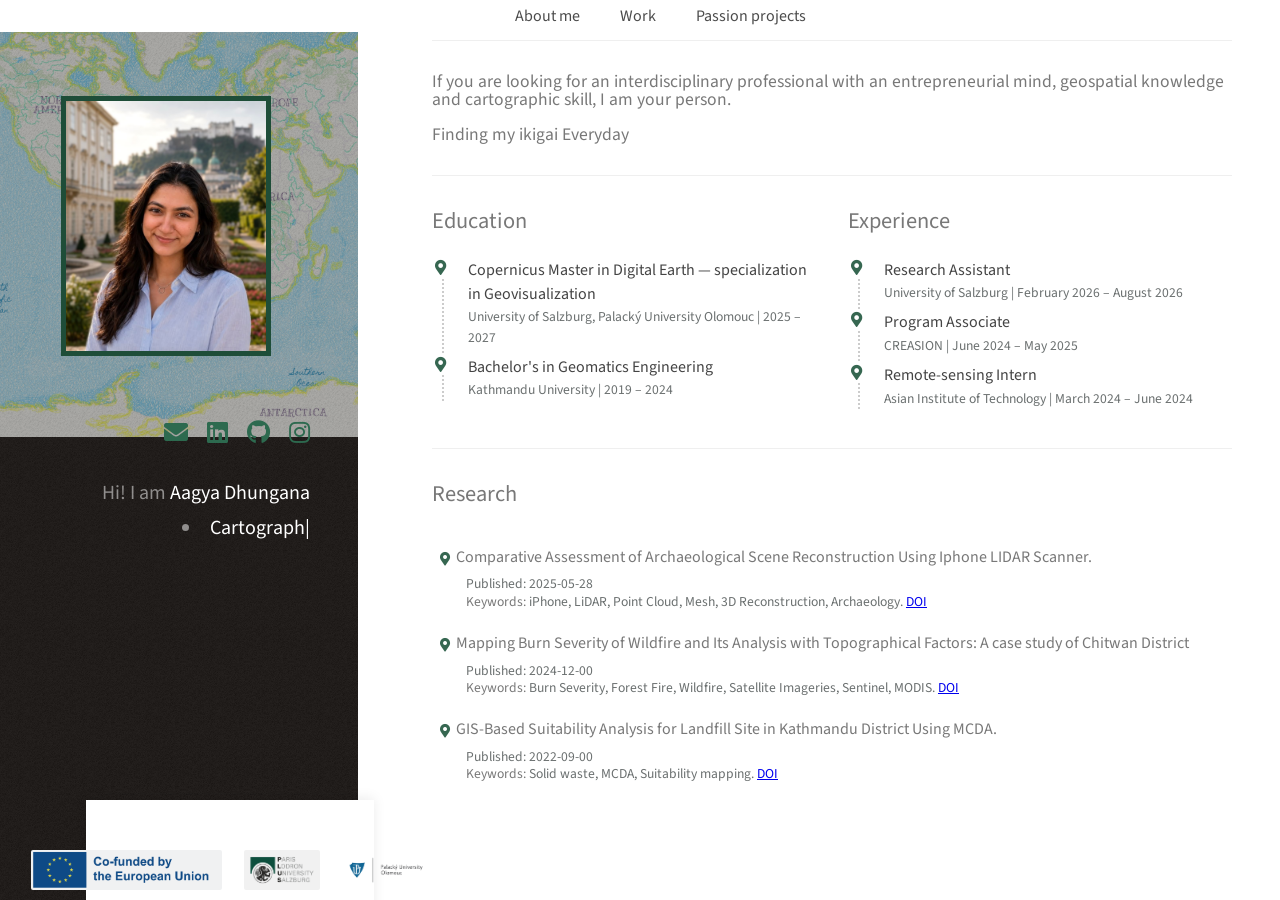
<file: about.html>
<!DOCTYPE HTML>
<html>
	<head>
		<title>About Me - Aagya Dhungana</title>
		<meta charset="utf-8" />
		<meta name="viewport" content="width=device-width, initial-scale=1, user-scalable=no" />
		<link rel="stylesheet" href="assets/css/main.css" />
		<link rel="stylesheet" href="assets/css/custom.css" />
	</head>
	<body class="is-preload">

		<!-- Sidebar Header -->
		<header id="header">

			<!-- .inner has flex-grow:1 in main.css — it fills all available vertical
			     space, which pushes .university-strip below it to the bottom of the
			     fixed sidebar on any window height. -->
			<div class="inner">

				<div class="profile-container">
					<div class="profile-border">
						<a href="index.html" class="image-main">
							<img src="images/aagya_photo_linkedin.jpg" alt="Aagya Dhungana" />
						</a>
					</div>
				</div>

				<div class="footer-connect">
					<ul class="icons">
						<li><a href="mailto:aagya.dhungana@stud.plus.ac.at" class="icon solid fa-envelope"><span class="label">Email</span></a></li>
						<li><a href="https://www.linkedin.com/in/aagya-dhungana/" class="icon brands fa-linkedin"><span class="label">LinkedIn</span></a></li>
						<li><a href="https://github.com/aagyad?tab=repositories" class="icon brands fa-github"><span class="label">Github</span></a></li>
						<li><a href="https://instagram.com/aagyadhungana__" class="icon brands fa-instagram"><span class="label">Instagram</span></a></li>
					</ul>
				</div>

				<h1>
					Hi! I am <b>Aagya Dhungana</b>
					<li><strong><span id="typewriter"></span><span class="cursor">|</span></strong></li>
				</h1>

			</div><!-- .inner -->

			<!-- FIX #1: University strip is OUTSIDE .inner, as the last direct child
			     of #header. Because #header is position:fixed, flex-column, with
			     justify-content:space-between, and .inner above has flex-grow:1,
			     this strip is always pinned to the bottom of the sidebar. -->
			<div class="university-strip">
				<div class="header-images">
					<img src="images/Erasmus_logo.jpg" alt="Erasmus" />
					<img src="images/PLUS Logo.jpg" alt="PLUS" />
					<img src="images/Palacky_logo.png" alt="Palacky" />
				</div>
			</div>

		</header><!-- #header -->

		<!-- Main Content -->
		<div id="main">

			<nav id="nav-ribbon">
				<ul>
					<li><a href="about.html">About me</a></li>
					<li><a href="index.html">Work</a></li>
					<li><a href="passion-projects.html">Passion projects</a></li>
				</ul>
			</nav>

			<section id="one">
				<p>
					<b>If you are looking for an interdisciplinary professional with an entrepreneurial mind, geospatial knowledge and cartographic skill, I am your person.
					</b><br> 
					<br><b>Finding my ikigai Everyday</b>
				</p>
			</section>

			<section id="education">
				<div class="row">
					<div class="col-6 col-12-small">
						<h2>Education</h2>
						<div class="scrollable-column">
							<article>
								<h3>Copernicus Master in Digital Earth — specialization in Geovisualization</h3>
								<h4>University of Salzburg, Palacký University Olomouc | 2025 – 2027</h4>
							</article>
							<article>
								<h3>Bachelor's in Geomatics Engineering</h3>
								<h4>Kathmandu University | 2019 – 2024</h4>
							</article>
						</div>
					</div>
					<div class="col-6 col-12-small">
						<h2>Experience</h2>
						<div class="scrollable-column">
							<article>
								<h3>Research Assistant</h3>
								<h4>University of Salzburg | February 2026 – August 2026</h4>
							</article>
							<article>
								<h3>Program Associate</h3>
								<h4>CREASION | June 2024 – May 2025</h4>
							</article>
							<article>
								<h3>Remote-sensing Intern</h3>
								<h4>Asian Institute of Technology | March 2024 – June 2024</h4>
							</article>
						</div>
					</div>
				</div>
			</section>

			<section id="research">
				<h2>Research</h2>
				<article>
					<h4><li>Comparative Assessment of Archaeological Scene Reconstruction Using Iphone LIDAR Scanner.</li></h4>
					<p>Published: 2025-05-28</p>
					<p><b>Keywords:</b> iPhone, LiDAR, Point Cloud, Mesh, 3D Reconstruction, Archaeology.
						<a href="https://www.nepjol.info/index.php/NJG/article/view/79342" target="_blank" rel="noopener noreferrer">DOI</a>
					</p>
				</article>
				<article>
					<h4><li>Mapping Burn Severity of Wildfire and Its Analysis with Topographical Factors: A case study of Chitwan District</li></h4>
					<p>Published: 2024-12-00</p>
					<p><b>Keywords:</b> Burn Severity, Forest Fire, Wildfire, Satellite Imageries, Sentinel, MODIS.
						<a href="https://www.researchgate.net/publication/387133369_Mapping_Burn_Severity_of_Wildfire_and_Its_Analysis_with_Topographical_Factors_A_case_study_of_Chitwan_District#fullTextFileContent"target="_blank" rel="noopener noreferrer">DOI</a>
					</p>
				</article>
				<article>
					<h4><li>GIS-Based Suitability Analysis for Landfill Site in Kathmandu District Using MCDA.</li></h4>
					<p>Published: 2022-09-00</p>
					<p><b>Keywords:</b> Solid waste, MCDA, Suitability mapping.
						<a href="https://www.researchgate.net/publication/365828332_GIS-Based_Suitability_Analysis_for_Landfill_Site_in_Kathmandu_District_Using_MCDA?channel=doi&linkId=6385fa607b0e356feb9739f6&showFulltext=true" target="_blank" rel="noopener noreferrer">DOI</a>
					</p>
				</article>
			</section>

		</div><!-- #main -->

		<script>
			const textElement = document.getElementById('typewriter');
			const phrases = ['Cartographer', 'EO analyst', 'Entrepreneur'];
			let phraseIndex = 0, characterIndex = 0, isDeleting = false, typeSpeed = 150;

			function type() {
				const currentPhrase = phrases[phraseIndex];
				if (isDeleting) {
					textElement.textContent = currentPhrase.substring(0, characterIndex - 1);
					characterIndex--;
					typeSpeed = 70;
				} else {
					textElement.textContent = currentPhrase.substring(0, characterIndex + 1);
					characterIndex++;
					typeSpeed = 100;
				}
				if (!isDeleting && characterIndex === currentPhrase.length) {
					isDeleting = true; typeSpeed = 1000;
				} else if (isDeleting && characterIndex === 0) {
					isDeleting = false;
					phraseIndex = (phraseIndex + 1) % phrases.length;
					typeSpeed = 500;
				}
				setTimeout(type, typeSpeed);
			}
			document.addEventListener('DOMContentLoaded', type);
		</script>

	</body>
</html>
</file>
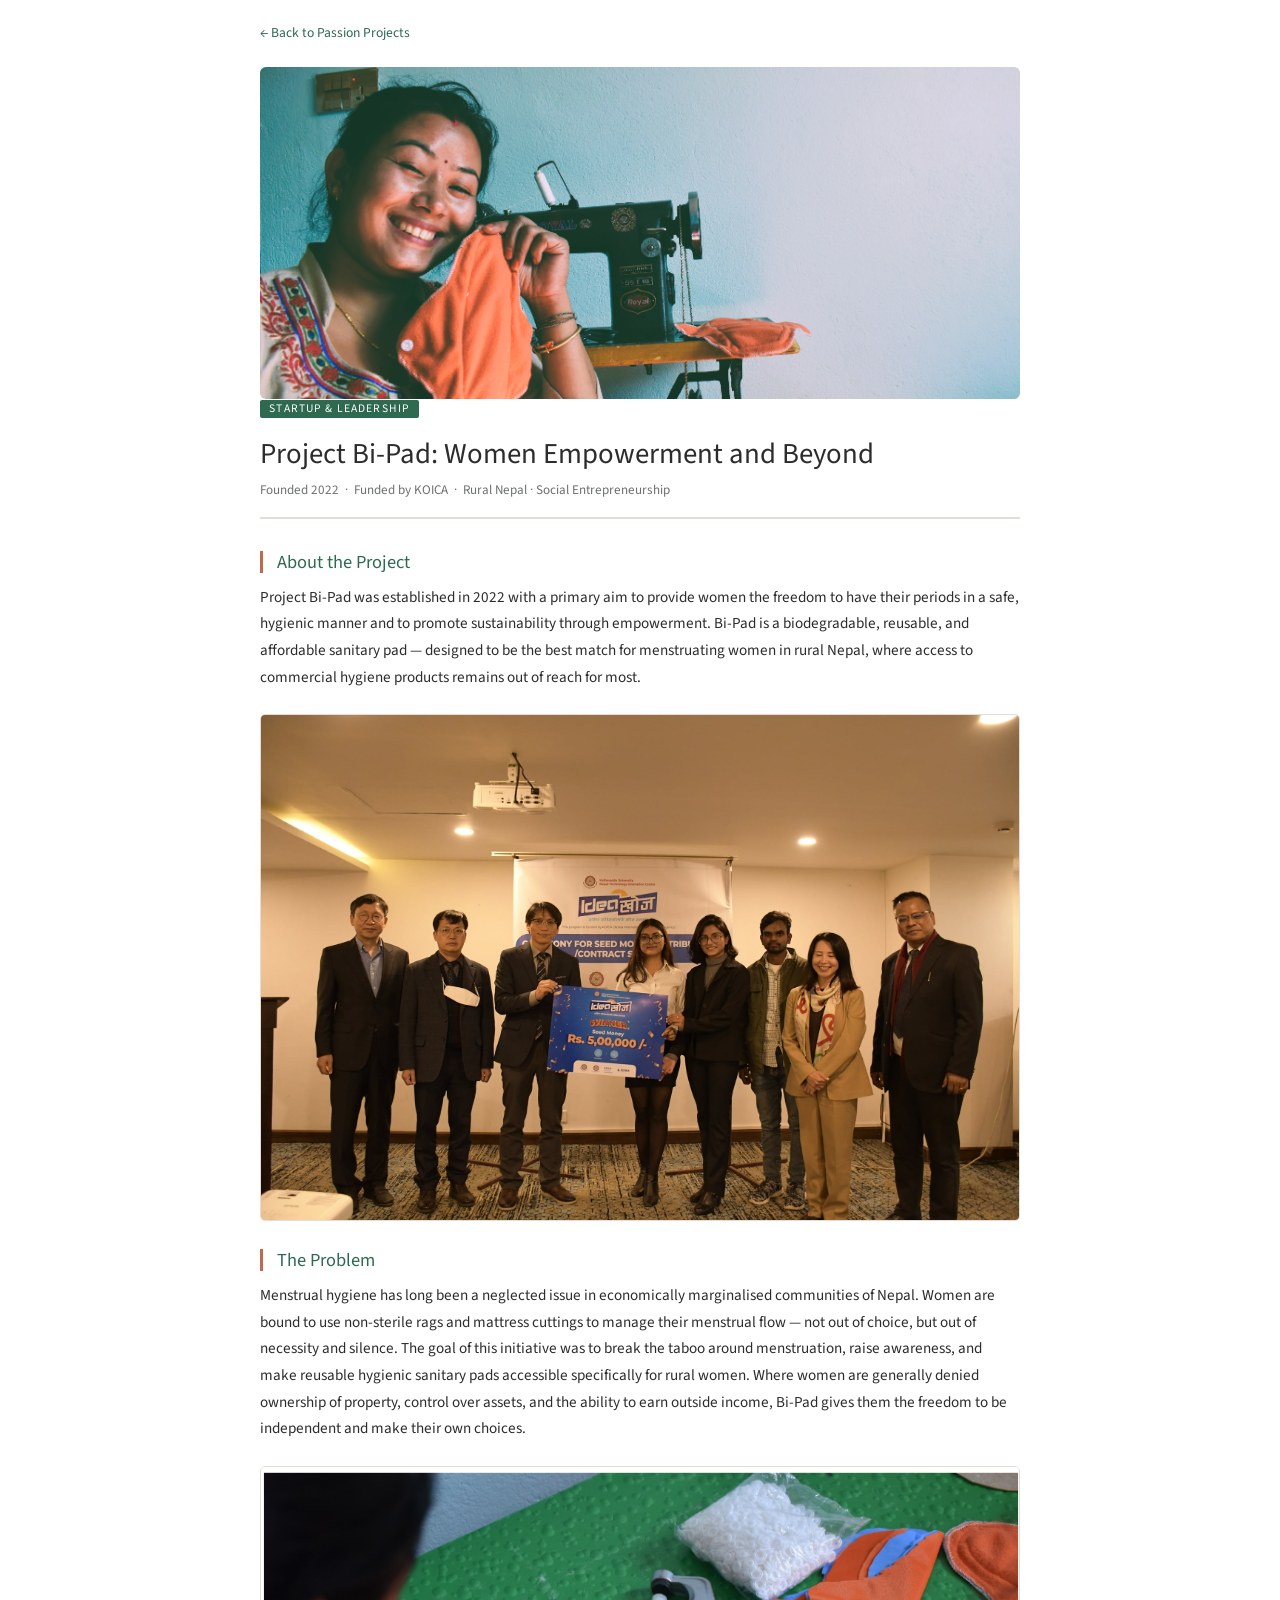
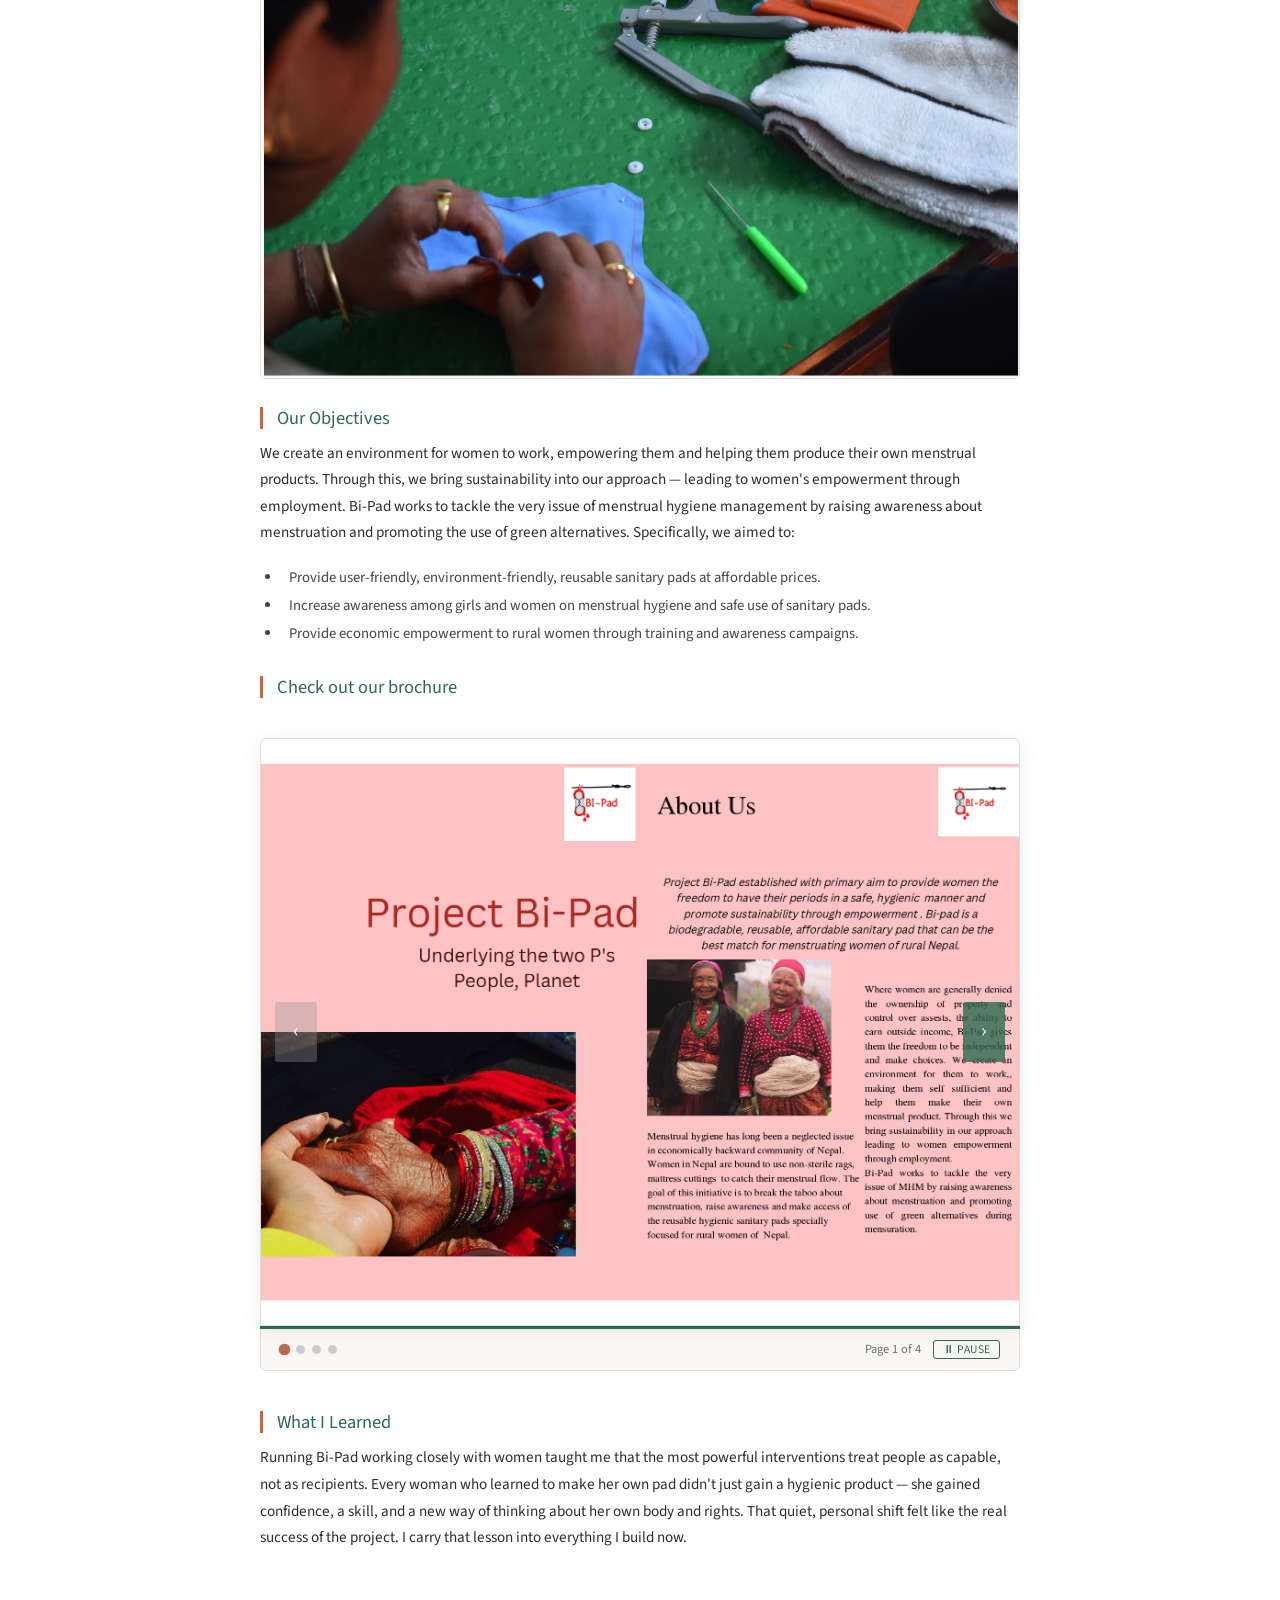
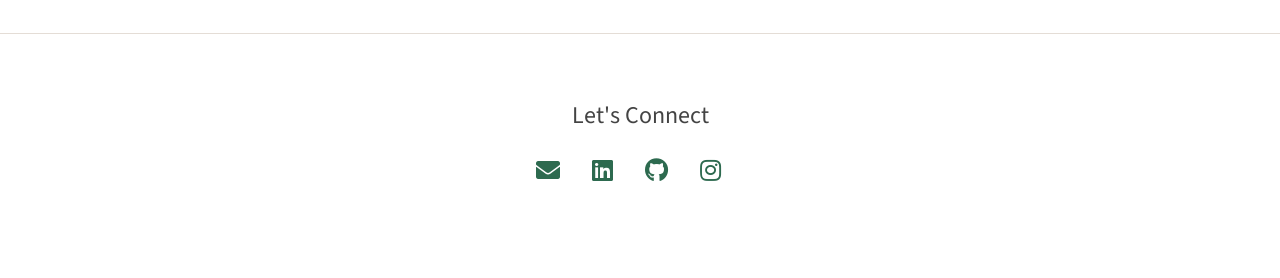
<file: bipad.html>
<!DOCTYPE HTML>
<html>
	<head>
		<title>Project Bi-Pad — Aagya Dhungana</title>
		<meta charset="utf-8" />
		<meta name="viewport" content="width=device-width, initial-scale=1, user-scalable=no" />
		<link rel="stylesheet" href="assets/css/main.css" />
		<link rel="stylesheet" href="assets/css/custom.css" />
		<style>
			/* Hide nav on blog pages */
			#nav-ribbon { display: none; }

			/* ── Brochure Slideshow — full width ── */
			.brochure-viewer {
				margin: 2.5em 0;
				width: 100%;
				position: relative;
			}

			.brochure-track {
				position: relative;
				width: 100%;
				border: 1px solid var(--color-border, #E4DDD6);
				border-radius: 6px 6px 0 0;
				overflow: hidden;
				box-shadow: 0 4px 18px rgba(45,106,79,0.12);
				background: #fff;
			}

			/* Each slide */
			.brochure-slide {
				display: none;
				width: 100%;
				position: relative;
			}
			.brochure-slide.active {
				display: block;
			}
			.brochure-slide img {
				width: 100%;
				height: auto;
				display: block;
			}

			/* Progress bar — animates during auto-advance */
			.brochure-progress {
				height: 3px;
				background: var(--color-border, #E4DDD6);
				position: relative;
				overflow: hidden;
			}
			.brochure-progress-bar {
				height: 100%;
				background: var(--color-primary, #2D6A4F);
				width: 0%;
				transition: width linear;
			}

			/* Left / Right arrow buttons overlaid on image */
			.brochure-arrow {
				position: absolute;
				top: 50%;
				transform: translateY(-50%);
				background: rgba(45, 106, 79, 0.80);
				color: #fff;
				border: none;
				border-radius: 3px;
				width: 42px;
				height: 60px;
				font-size: 1.3rem;
				cursor: pointer;
				z-index: 10;
				transition: background 0.2s;
				display: flex;
				align-items: center;
				justify-content: center;
				line-height: 1;
			}
			.brochure-arrow:hover {
				background: rgba(30, 77, 56, 0.95);
			}
			.brochure-arrow.left  { left:  14px; }
			.brochure-arrow.right { right: 14px; }
			.brochure-arrow:disabled {
				background: rgba(150,150,150,0.35);
				cursor: not-allowed;
			}

			/* Bottom bar */
			.brochure-bar {
				display: flex;
				align-items: center;
				justify-content: space-between;
				padding: 0.7em 1.2em;
				background: #faf7f4;
				border: 1px solid var(--color-border, #E4DDD6);
				border-top: none;
				border-radius: 0 0 6px 6px;
			}

			/* Dots */
			.brochure-dots {
				display: flex;
				gap: 7px;
				align-items: center;
			}
			.brochure-dot {
				width: 9px; height: 9px;
				border-radius: 50%;
				background: #ccc;
				cursor: pointer;
				transition: background 0.2s, transform 0.2s;
				border: none;
				padding: 0;
			}
			.brochure-dot.active {
				background: var(--color-accent, #C1694F);
				transform: scale(1.3);
			}

			/* Counter + pause button */
			.brochure-meta {
				display: flex;
				align-items: center;
				gap: 0.8em;
			}
			.brochure-counter {
				font-size: 0.78rem;
				color: var(--color-muted, #6B7070);
			}
			.brochure-pause {
				background: none;
				border: 1px solid var(--color-primary, #2D6A4F);
				border-radius: 3px;
				color: var(--color-primary, #2D6A4F);
				font-size: 0.72rem;
				font-family: inherit;
				padding: 0.25em 0.7em;
				cursor: pointer;
				letter-spacing: 0.04em;
				text-transform: uppercase;
				transition: background 0.2s, color 0.2s;
			}
			.brochure-pause:hover {
				background: var(--color-primary, #2D6A4F);
				color: #fff;
			}

			/* Inline funding image */
			.blog-imgbody {
				margin: 1.5em 0;
				border-radius: 5px;
				overflow: hidden;
				border: 1px solid var(--color-border, #E4DDD6);
			}
			.blog-imgbody img {
				width: 100%;
				height: auto;
				display: block;
			}
		</style>
	</head>
	<body class="is-preload full-width">

		<div id="main">

			<nav id="nav-ribbon">
				<ul>
					<li><a href="about.html">About me</a></li>
					<li><a href="index.html">Work</a></li>
					<li><a href="passion-projects.html">Passion projects</a></li>
				</ul>
			</nav>

			<article class="blog-post">

				<a href="passion-projects.html" class="blog-back">← Back to Passion Projects</a>

				<!-- Hero image -->
				<div class="blog-hero">
					<img src="images/passion_project/Bipad/bipad_thumb.png" alt="Project Bi-Pad" />
				</div>

				<div class="blog-content">

					<header class="blog-header">
						<span class="blog-tag">Startup &amp; Leadership</span>
						<h1>Project Bi-Pad: Women Empowerment and Beyond</h1>
						<p class="blog-meta">Founded 2022 &nbsp;·&nbsp; Funded by KOICA &nbsp;·&nbsp; Rural Nepal&nbsp;· Social Entrepreneurship</p>
					</header>

					<div class="blog-body">

						<h2>About the Project</h2>
						<p>
							Project Bi-Pad was established in 2022 with a primary aim to provide women the
							freedom to have their periods in a safe, hygienic manner and to promote
							sustainability through empowerment. Bi-Pad is a biodegradable, reusable,
							and affordable sanitary pad — designed to be the best match for menstruating
							women in rural Nepal, where access to commercial hygiene products remains
							out of reach for most.
						</p>

						<!-- Funding photo -->
						<div class="blog-imgbody">
							<img src="images/passion_project/Bipad/Bipad_funding.jpg" alt="Receiving KOICA funding for Project Bi-Pad" />
						</div>

						<h2>The Problem</h2>
						<p>
							Menstrual hygiene has long been a neglected issue in economically marginalised
							communities of Nepal. Women are bound to use non-sterile rags and mattress
							cuttings to manage their menstrual flow — not out of choice, but out of
							necessity and silence. The goal of this initiative was to break the taboo
							around menstruation, raise awareness, and make reusable hygienic sanitary
							pads accessible specifically for rural women. Where women are generally
							denied ownership of property, control over assets, and the ability to earn
							outside income, Bi-Pad gives them the freedom to be independent and make
							their own choices.
						</p>
						<div class="blog-imgbody">
							<img src="images/passion_project/Bipad/Bipad_work.png" alt="Receiving KOICA funding for Project Bi-Pad" />
						</div>
						<h2>Our Objectives</h2>
						<p>
							We create an environment for women to work, empowering them and helping them
							produce their own menstrual products. Through this, we bring sustainability
							into our approach — leading to women's empowerment through employment.
							Bi-Pad works to tackle the very issue of menstrual hygiene management by
							raising awareness about menstruation and promoting the use of green
							alternatives. Specifically, we aimed to:
						</p>
						<ul style="font-size:0.92rem; line-height:1.9; color:#444; padding-left:1.5em; margin-bottom:1.5em;">
							<li>Provide user-friendly, environment-friendly, reusable sanitary pads at affordable prices.</li>
							<li>Increase awareness among girls and women on menstrual hygiene and safe use of sanitary pads.</li>
							<li>Provide economic empowerment to rural women through training and awareness campaigns.</li>
						</ul>
						<h2>Check out our brochure</h2>
						<!-- ════════════════════════════════════════════
						     BROCHURE SLIDESHOW
						     Place your 4 images at these paths:
						     images/passion_project/Bipad/Brochure_page_one_page-0001.jpg
						     images/passion_project/Bipad/Brochure_page_three_four_page-0001.jpg
						     images/passion_project/Bipad/Brochure_page_five_six_page-0001.jpg
						     images/passion_project/Bipad/Brochure_page_seven_eight_page-0001.jpg
						     ════════════════════════════════════════════ -->
						<div class="brochure-viewer" id="brochureViewer">

							<div class="brochure-track">

								<!-- Left arrow -->
								<button class="brochure-arrow left" id="brochurePrev" onclick="brochureNav(-1)" disabled>&#8249;</button>

								<!-- Slide 1 -->
								<div class="brochure-slide active">
									<img src="images/passion_project/Bipad/Brochure_page_one_page-0001.jpg"
									     alt="Brochure — pages 1 &amp; 2" />
								</div>

								<!-- Slide 2 -->
								<div class="brochure-slide">
									<img src="images/passion_project/Bipad/Brochure_page_three_four_page-0001.jpg"
									     alt="Brochure — pages 3 &amp; 4" />
								</div>

								<!-- Slide 3 -->
								<div class="brochure-slide">
									<img src="images/passion_project/Bipad/Brochure_page_five_six_page-0001.jpg"
									     alt="Brochure — pages 5 &amp; 6" />
								</div>

								<!-- Slide 4 -->
								<div class="brochure-slide">
									<img src="images/passion_project/Bipad/Brochure_page_seven_eight_page-0001.jpg"
									     alt="Brochure — pages 7 &amp; 8" />
								</div>

								<!-- Right arrow -->
								<button class="brochure-arrow right" id="brochureNext" onclick="brochureNav(1)">&#8250;</button>

							</div><!-- .brochure-track -->

							<!-- Progress bar -->
							<div class="brochure-progress">
								<div class="brochure-progress-bar" id="brochureBar"></div>
							</div>

							<!-- Bottom bar: dots + counter + pause -->
							<div class="brochure-bar">
								<div class="brochure-dots" id="brochureDots">
									<button class="brochure-dot active" onclick="brochureGoTo(0)"></button>
									<button class="brochure-dot"        onclick="brochureGoTo(1)"></button>
									<button class="brochure-dot"        onclick="brochureGoTo(2)"></button>
									<button class="brochure-dot"        onclick="brochureGoTo(3)"></button>
								</div>
								<div class="brochure-meta">
									<span class="brochure-counter">
										Page <span id="bCurr">1</span> of <span id="bTotal">4</span>
									</span>
									<button class="brochure-pause" id="brochurePauseBtn" onclick="brochureTogglePause()">⏸ Pause</button>
								</div>
							</div>

						</div>
						<!-- ════════ END BROCHURE ════════ -->

						<h2>What I Learned</h2>
						<p>
							Running Bi-Pad working closely with women taught me that the most powerful interventions treat people
							as capable, not as recipients. Every woman who learned to make her own pad
							didn't just gain a hygienic product — she gained confidence, a skill, and a
							new way of thinking about her own body and rights. That quiet, personal shift
							felt like the real success of the project. I carry that lesson into
							everything I build now.
						</p>

					</div><!-- .blog-body -->
				</div><!-- .blog-content -->
			</article>
		</div><!-- #main -->

		<footer id="footer-connect">
			<div class="inner">
				<h3>Let's Connect</h3>
				<ul class="icons">
					<li><a href="mailto:aagya.dhungana@stud.plus.ac.at" class="icon solid fa-envelope"><span class="label">Email</span></a></li>
					<li><a href="https://www.linkedin.com/in/aagya-dhungana/" class="icon brands fa-linkedin"><span class="label">LinkedIn</span></a></li>
					<li><a href="https://github.com/aagyad?tab=repositories" class="icon brands fa-github"><span class="label">Github</span></a></li>
					<li><a href="https://instagram.com/aagyadhungana__" class="icon brands fa-instagram"><span class="label">Instagram</span></a></li>
				</ul>
			</div>
		</footer>

		<script>
			var bIdx     = 0;
			var bSlides  = document.querySelectorAll('.brochure-slide');
			var bDots    = document.querySelectorAll('.brochure-dot');
			var bCount   = bSlides.length;
			var bPaused  = false;
			var bTimer   = null;
			var bInterval = 10000;   // ms between auto-advances
			var bBar     = document.getElementById('brochureBar');

			document.getElementById('bTotal').textContent = bCount;

			// ── Render a specific slide ──
			function brochureGoTo(idx) {
				if (idx < 0 || idx >= bCount) return;

				bSlides[bIdx].classList.remove('active');
				bDots[bIdx].classList.remove('active');
				bIdx = idx;
				bSlides[bIdx].classList.add('active');
				bDots[bIdx].classList.add('active');
				document.getElementById('bCurr').textContent = bIdx + 1;

				document.getElementById('brochurePrev').disabled = (bIdx === 0);
				document.getElementById('brochureNext').disabled = (bIdx === bCount - 1);

				// Restart progress bar animation
				bBar.style.transition = 'none';
				bBar.style.width = '0%';
				// Trigger reflow so the reset registers before new animation
				void bBar.offsetWidth;
				if (!bPaused) {
					bBar.style.transition = 'width ' + bInterval + 'ms linear';
					bBar.style.width = '100%';
				}
			}

			// ── Arrow clicks ──
			function brochureNav(dir) {
				clearTimeout(bTimer);
				var next = bIdx + dir;
				// When clicking next on last slide, wrap to first
				if (next >= bCount) next = 0;
				if (next < 0) next = bCount - 1;
				brochureGoTo(next);
				if (!bPaused) brochureSchedule();
			}

			// ── Schedule next auto-advance ──
			function brochureSchedule() {
				clearTimeout(bTimer);
				bTimer = setTimeout(function () {
					var next = (bIdx + 1) % bCount;
					brochureGoTo(next);
					brochureSchedule();
				}, bInterval);
			}

			// ── Pause / Resume ──
			function brochureTogglePause() {
				bPaused = !bPaused;
				var btn = document.getElementById('brochurePauseBtn');
				if (bPaused) {
					clearTimeout(bTimer);
					bBar.style.transition = 'none';
					bBar.style.width = '0%';
					btn.textContent = '▶ Resume';
				} else {
					btn.textContent = '⏸ Pause';
					brochureGoTo(bIdx);   // restart bar
					brochureSchedule();
				}
			}

			// ── Keyboard arrows ──
			document.addEventListener('keydown', function (e) {
				if (e.key === 'ArrowRight') brochureNav(1);
				if (e.key === 'ArrowLeft')  brochureNav(-1);
			});

			// ── Pause on hover, resume on leave ──
			var viewer = document.getElementById('brochureViewer');
			viewer.addEventListener('mouseenter', function () {
				if (!bPaused) {
					clearTimeout(bTimer);
					bBar.style.transition = 'none';
				}
			});
			viewer.addEventListener('mouseleave', function () {
				if (!bPaused) {
					brochureGoTo(bIdx);
					brochureSchedule();
				}
			});

			// ── Start ──
			brochureGoTo(0);
			brochureSchedule();
		</script>

	</body>
</html>
</file>
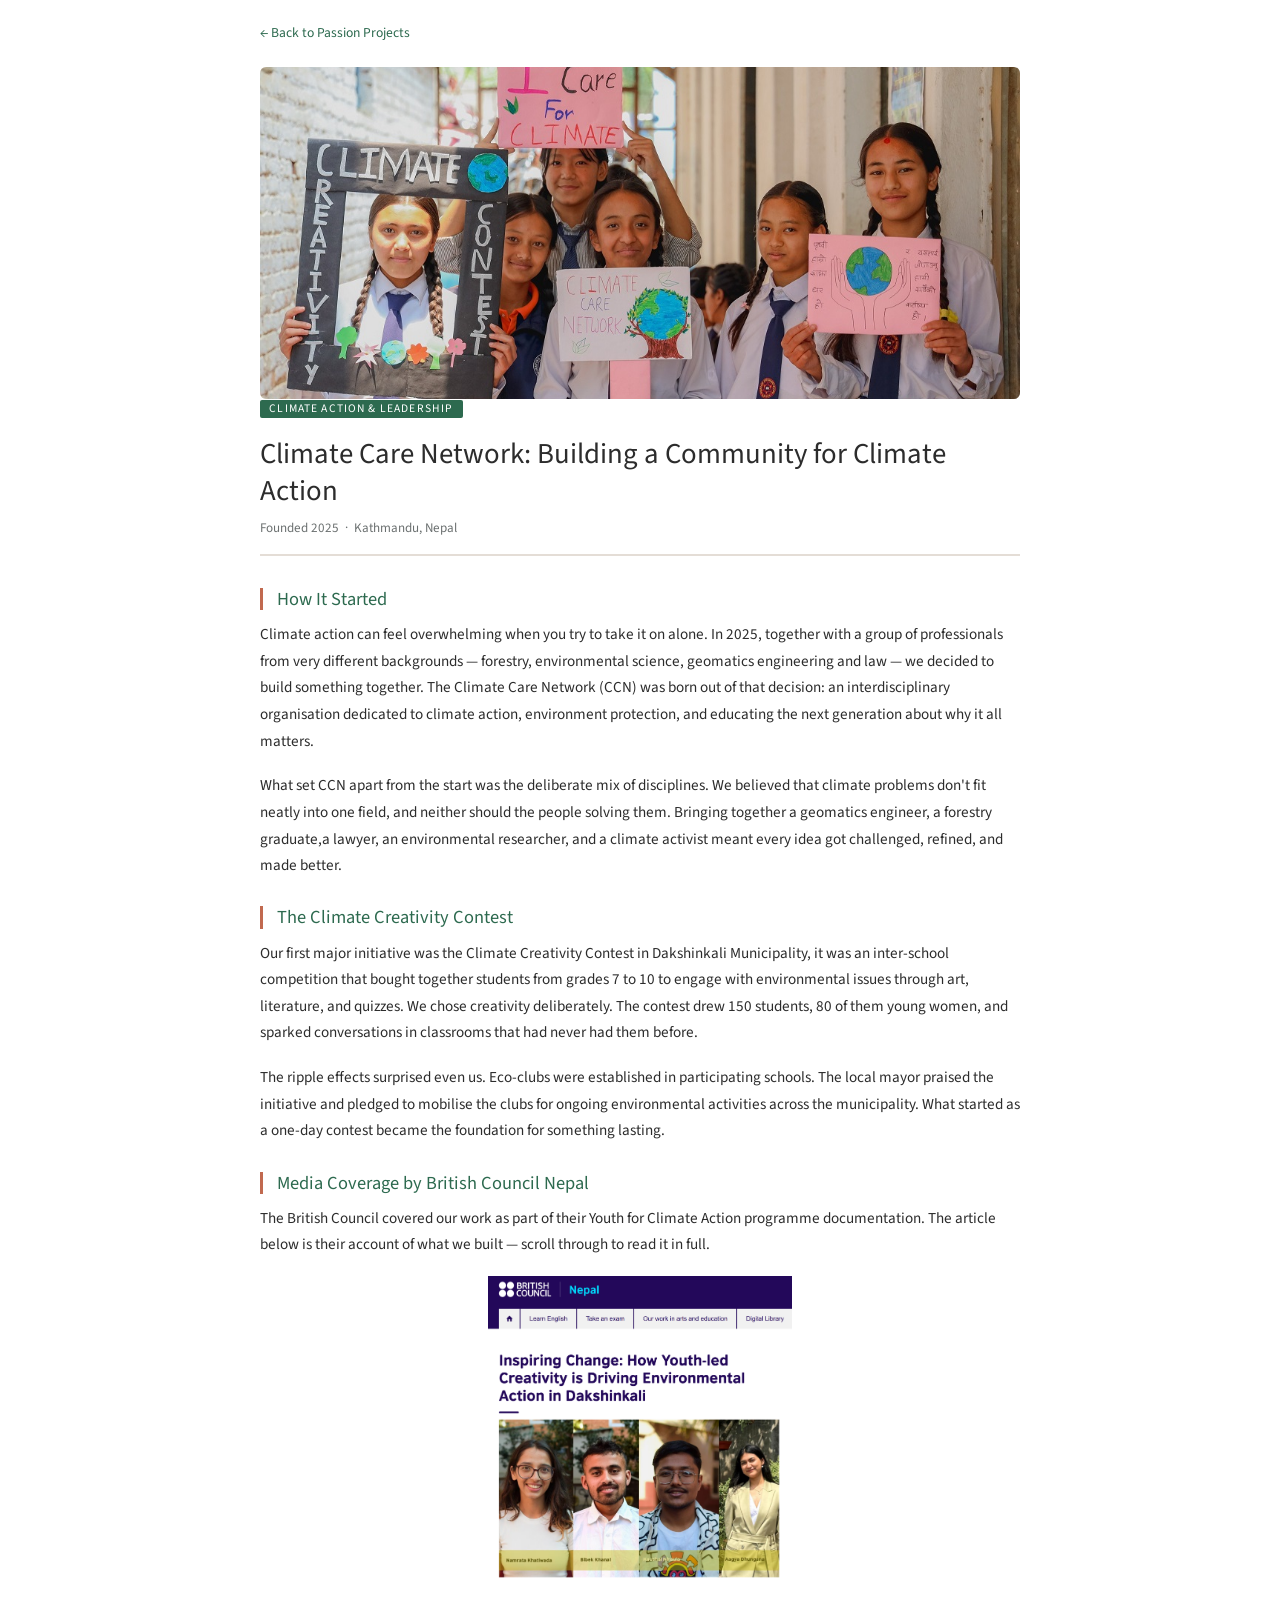
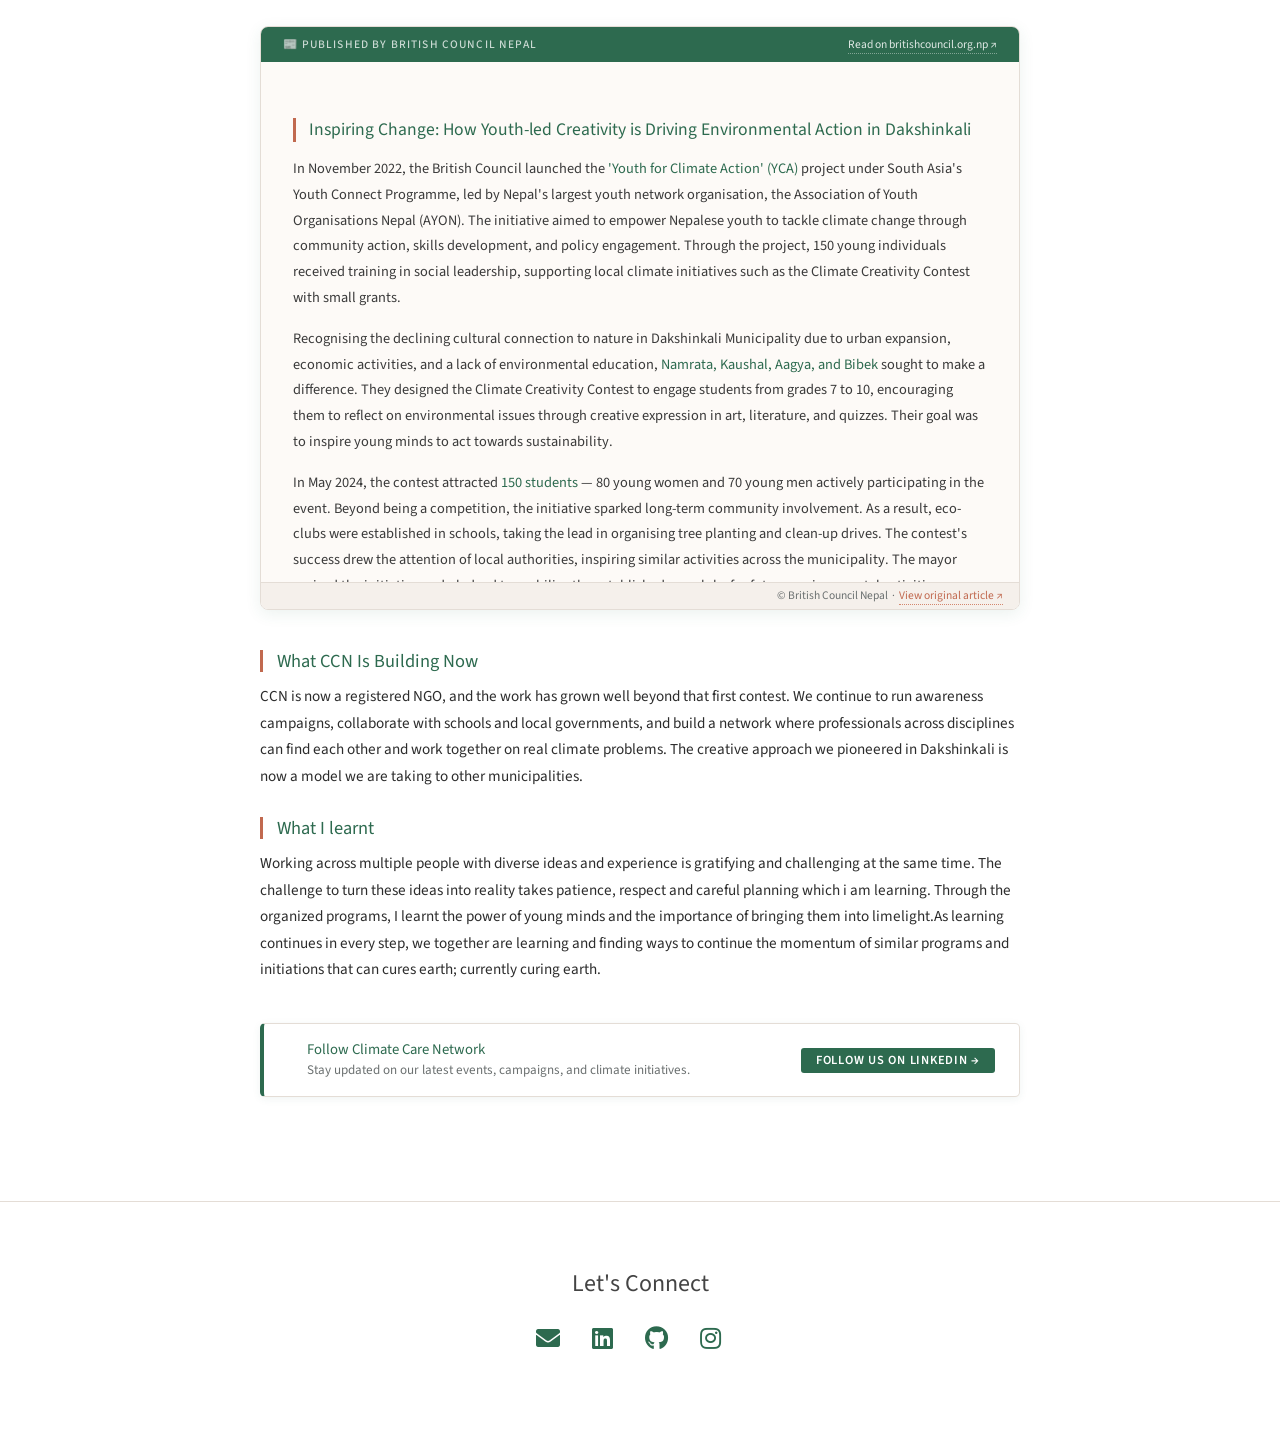
<file: CCN.html>
<!DOCTYPE HTML>
<html>
	<head>
		<title>Climate Care Network — Aagya Dhungana</title>
		<meta charset="utf-8" />
		<meta name="viewport" content="width=device-width, initial-scale=1, user-scalable=no" />
		<link rel="stylesheet" href="assets/css/main.css" />
		<link rel="stylesheet" href="assets/css/custom.css" />
		<style>
			/* Hide nav on blog pages */
			#nav-ribbon { display: none; }

			/* ── British Council embedded article ── */
			.bc-embed {
				margin: 2.5em 0;
				border: 1px solid var(--color-border, #E4DDD6);
				border-radius: 8px;
				overflow: hidden;
				box-shadow: 0 4px 16px rgba(45,106,79,0.09);
			}

			/* Header bar styled like BC branding */
			.bc-embed-header {
				background: var(--color-primary, #2D6A4F);
				padding: 0.75em 1.4em;
				display: flex;
				align-items: center;
				justify-content: space-between;
				flex-wrap: wrap;
				gap: 0.5em;
			}
			.bc-embed-header .bc-label {
				font-size: 0.72rem;
				text-transform: uppercase;
				letter-spacing: 0.1em;
				color: rgba(255,255,255,0.75);
				font-weight: 500;
			}
			.bc-embed-header .bc-source {
				font-size: 0.72rem;
				color: rgba(255,255,255,0.65);
			}
			.bc-embed-header a {
				color: rgba(255,255,255,0.85) !important;
				text-decoration: none;
				border-bottom: 1px dotted rgba(255,255,255,0.4);
				transition: color 0.2s;
			}
			.bc-embed-header a:hover { color: #fff !important; }

			/* Scrollable article body */
			.bc-embed-body {
				max-height: 520px;
				overflow-y: auto;
				padding: 1.8em 2em;
				background: #fdfaf7;
				scroll-behavior: smooth;
			}
			/* Custom scrollbar */
			.bc-embed-body::-webkit-scrollbar { width: 6px; }
			.bc-embed-body::-webkit-scrollbar-track { background: #f0ebe4; }
			.bc-embed-body::-webkit-scrollbar-thumb {
				background: var(--color-primary, #2D6A4F);
				border-radius: 3px;
			}

			.bc-embed-body h2 {
				font-size: 1.1rem;
				color: var(--color-primary, #2D6A4F);
				margin-bottom: 0.8em;
				line-height: 1.4;
				border-left: 3px solid var(--color-accent, #C1694F);
				padding-left: 0.75em;
			}
			.bc-embed-body p {
				font-size: 0.9rem;
				line-height: 1.78;
				color: #3a3a3a;
				margin-bottom: 1.1em;
			}
			.bc-embed-body p strong {
				color: var(--color-primary, #2D6A4F);
			}
			/* Scroll hint at bottom */
			.bc-embed-footer {
				padding: 0.6em 1.4em;
				background: #f5f0eb;
				border-top: 1px solid var(--color-border, #E4DDD6);
				text-align: right;
				font-size: 0.72rem;
				color: var(--color-muted, #6B7070);
			}
			.bc-embed-footer a {
				color: var(--color-accent, #C1694F) !important;
				text-decoration: none;
				border-bottom: 1px dotted var(--color-accent-light, #D4876E);
			}
			.bc-embed-footer a:hover { color: var(--color-primary, #2D6A4F) !important; }

			/* ── LinkedIn CTA box ── */
			.linkedin-cta {
				display: flex;
				align-items: center;
				gap: 1.2em;
				margin: 2.5em 0;
				padding: 1.2em 1.5em;
				background: #fff;
				border: 1px solid var(--color-border, #E4DDD6);
				border-left: 4px solid var(--color-primary, #2D6A4F);
				border-radius: 5px;
				box-shadow: 0 2px 8px rgba(45,106,79,0.07);
			}
			.linkedin-cta .li-icon {
				font-size: 2rem;
				line-height: 1;
				flex-shrink: 0;
			}
			.linkedin-cta .li-text {
				flex: 1;
			}
			.linkedin-cta .li-text strong {
				display: block;
				font-size: 0.92rem;
				color: var(--color-primary, #2D6A4F);
				margin-bottom: 0.2em;
			}
			.linkedin-cta .li-text span {
				font-size: 0.82rem;
				color: var(--color-muted, #6B7070);
			}
			.linkedin-cta .li-btn {
				display: inline-block;
				background: var(--color-primary, #2D6A4F);
				color: #fff !important;
				font-size: 0.78rem;
				font-weight: 600;
				letter-spacing: 0.06em;
				text-transform: uppercase;
				padding: 0.5em 1.2em;
				border-radius: 3px;
				text-decoration: none !important;
				border: none !important;
				transition: background 0.2s;
				white-space: nowrap;
				flex-shrink: 0;
			}
			.linkedin-cta .li-btn:hover {
				background: var(--color-primary-dark, #1E4D38) !important;
				color: #fff !important;
			}
		</style>
	</head>
	<body class="is-preload full-width">

		<div id="main">

			<nav id="nav-ribbon">
				<ul>
					<li><a href="about.html">About me</a></li>
					<li><a href="index.html">Work</a></li>
					<li><a href="passion-projects.html">Passion projects</a></li>
				</ul>
			</nav>

			<article class="blog-post">

				<a href="passion-projects.html" class="blog-back">← Back to Passion Projects</a>

				<div class="blog-hero">
					<img src="images/passion_project/CCN.jpg" alt="Climate Care Network" />
				</div>

				<div class="blog-content">

					<header class="blog-header">
						<span class="blog-tag">Climate Action &amp; Leadership</span>
						<h1>Climate Care Network: Building a Community for Climate Action</h1>
						<p class="blog-meta">Founded 2025 &nbsp;·&nbsp; Kathmandu, Nepal</p>
					</header>

					<div class="blog-body">

						<h2>How It Started</h2>
						<p>
							Climate action can feel overwhelming when you try to take it on alone. In 2025,
							together with a group of professionals from very different backgrounds —
							forestry, environmental science, geomatics engineering and law — we decided to
							build something together. The Climate Care Network

							(CCN) was born out of that decision: an interdisciplinary organisation dedicated
							to climate action, environment protection, and educating the next generation
							about why it all matters.
						</p>

						<p>
							What set CCN apart from the start was the deliberate mix of disciplines. We
							believed that climate problems don't fit neatly into one field, and neither
							should the people solving them. Bringing together a geomatics engineer, a
							forestry graduate,a lawyer,  an environmental researcher, and a climate activist meant
							every idea got challenged, refined, and made better. 
						</p>

						<h2>The Climate Creativity Contest</h2>
						<p>
							Our first major initiative was the Climate Creativity Contest in Dakshinkali
							Municipality, it was an inter-school competition that bought together students from grades 7 to 10
							to engage with environmental issues through art, literature, and quizzes. We
							chose creativity deliberately.  The contest drew 150 students, 80 of them
							young women, and sparked conversations in classrooms that had never had them
							before.
						</p>

						<p>
							The ripple effects surprised even us. Eco-clubs were established in participating
							schools. The local mayor praised the initiative and pledged to mobilise the
							clubs for ongoing environmental activities across the municipality. What started
							as a one-day contest became the foundation for something lasting.
						</p>

						<h2>Media Coverage by British Council Nepal</h2>
						<p>
							The British Council covered our work as part of their Youth for Climate Action
							programme documentation. The article below is their account of what we built —
							scroll through to read it in full.
						</p>
<div class="blog-imgbody">
							<img src="images/passion_project/CCN_Image.png" alt="Receiving KOICA funding for Project Bi-Pad" />
						</div>
						<!-- ══════════════════════════════════════════════
						     BRITISH COUNCIL ARTICLE — embedded inline
						     Content sourced from:
						     https://www.britishcouncil.org.np/inspiring-change-how-youth-led-creativity-driving-environmental-action-dakshinkali
						     ══════════════════════════════════════════════ -->
						<div class="bc-embed">

							<div class="bc-embed-header">
								<span class="bc-label">📰 Published by British Council Nepal</span>
								<span class="bc-source">
									<a href="https://www.britishcouncil.org.np/inspiring-change-how-youth-led-creativity-driving-environmental-action-dakshinkali"
									   target="_blank" rel="noopener noreferrer">
									   Read on britishcouncil.org.np ↗
									</a>
								</span>
							</div>

							<div class="bc-embed-body">

								<h2>Inspiring Change: How Youth-led Creativity is Driving Environmental Action in Dakshinkali</h2>

								<p>
									In November 2022, the British Council launched the <strong>'Youth for Climate Action' (YCA)</strong>
									project under South Asia's Youth Connect Programme, led by Nepal's largest youth network
									organisation, the Association of Youth Organisations Nepal (AYON). The initiative aimed
									to empower Nepalese youth to tackle climate change through community action, skills
									development, and policy engagement. Through the project, 150 young individuals received
									training in social leadership, supporting local climate initiatives such as the Climate
									Creativity Contest with small grants.
								</p>

								<p>
									Recognising the declining cultural connection to nature in Dakshinkali Municipality due
									to urban expansion, economic activities, and a lack of environmental education,
									<strong>Namrata, Kaushal, Aagya, and Bibek</strong> sought to make a difference. They designed the
									Climate Creativity Contest to engage students from grades 7 to 10, encouraging them to
									reflect on environmental issues through creative expression in art, literature, and quizzes.
									Their goal was to inspire young minds to act towards sustainability.
								</p>

								<p>
									In May 2024, the contest attracted <strong>150 students</strong> — 80 young women and 70 young men
									actively participating in the event. Beyond being a competition, the initiative sparked
									long-term community involvement. As a result, eco-clubs were established in schools,
									taking the lead in organising tree planting and clean-up drives. The contest's success
									drew the attention of local authorities, inspiring similar activities across the municipality.
									The mayor praised the initiative and pledged to mobilise the established eco-clubs for
									future environmental activities.
								</p>

								<p>
									Reflecting on the experience, team leader <strong>Namrata</strong>, a forestry graduate and passionate
									nature advocate, stated: <em>"This experience taught us that true leadership involves teamwork,
									resilience, and inspiring action."</em> Having previously worked to bridge the gap between
									indigenous communities and conservation efforts, she brought her expertise in climate
									justice campaigns to the project.
								</p>

								<p>
									Her teammate <strong>Bibek</strong>, an environmental science researcher and entrepreneur, highlighted
									the challenges of engaging stakeholders and adapting to unexpected situations. As a
									trekking guide and founder of Hike and Trek Adventure, he advocates for sustainable
									tourism and is involved in carbon finance research.
								</p>

								<p>
									<strong>Kaushal</strong>, an 18-year-old climate activist from Biratnagar, emphasised the importance
									of collaboration in leadership. His work in climate advocacy and international youth
									forums underscored the role of young leaders in driving change.
								</p>

								<p>
									The team established the <strong>Climate Care Network (CCN)</strong>, now a registered NGO, to sustain
									the initiative's momentum. CCN brings together students, teachers, and local leaders to
									continue fostering environmental awareness through creativity. <strong>Aagya</strong>, a final-year
									Geomatics Engineering student, highlighted how the contest provided valuable learning
									experiences, reinforcing her passion for environmental sustainability and inclusion.
								</p>

								<p>
									Looking back, Namrata, Bibek, Kaushal, and Aagya take pride in their work, as the
									Climate Care Network continues to create opportunities for students and educators.
									Through their efforts, they have introduced a playful approach to environmental
									education and fostered a culture of sustainability in Dakshinkali, paving the way
									for a lasting change movement.
								</p>

							</div><!-- .bc-embed-body -->

							<div class="bc-embed-footer">
								© British Council Nepal &nbsp;·&nbsp;
								<a href="https://www.britishcouncil.org.np/inspiring-change-how-youth-led-creativity-driving-environmental-action-dakshinkali"
								   target="_blank" rel="noopener noreferrer">
									View original article ↗
								</a>
							</div>

						</div>
						<!-- ══════ END BC ARTICLE ══════ -->

						<h2>What CCN Is Building Now</h2>
						<p>
							CCN is now a registered NGO, and the work has grown well beyond that first
							contest. We continue to run awareness campaigns, collaborate with schools
							and local governments, and build a network where professionals across
							disciplines can find each other and work together on real climate problems.
							The creative approach we pioneered in Dakshinkali is now a model we are
							taking to other municipalities.
						</p>
                        <h2> What I learnt</h2>
						<p>
							Working across multiple people with diverse ideas and experience is gratifying and challenging at the same time. The challenge to turn these ideas into reality takes patience, respect and careful planning which i am learning. Through the organized programs, I learnt the power of young minds and the importance of bringing them into limelight.As learning continues in every step, we together are learning and finding ways to continue the momentum of similar programs and initiations that can cures earth; currently curing earth.   
						</p>

						<!-- LinkedIn CTA -->
						<div class="linkedin-cta">
							<span class="li-icon"></span>
							<div class="li-text">
								<strong>Follow Climate Care Network</strong>
								<span>Stay updated on our latest events, campaigns, and climate initiatives.</span>
							</div>
							<a href="https://www.linkedin.com/company/climatecarenetwork/posts/?feedView=all"
							   target="_blank" rel="noopener noreferrer"
							   class="li-btn">
								Follow us on LinkedIn →
							</a>
						</div>

					</div><!-- .blog-body -->
				</div><!-- .blog-content -->
			</article>
		</div><!-- #main -->

		<footer id="footer-connect">
			<div class="inner">
				<h3>Let's Connect</h3>
				<ul class="icons">
					<li><a href="mailto:aagya.dhungana@stud.plus.ac.at" class="icon solid fa-envelope"><span class="label">Email</span></a></li>
					<li><a href="https://www.linkedin.com/in/aagya-dhungana/" class="icon brands fa-linkedin"><span class="label">LinkedIn</span></a></li>
					<li><a href="https://github.com/aagyad?tab=repositories" class="icon brands fa-github"><span class="label">Github</span></a></li>
					<li><a href="https://instagram.com/aagyadhungana__" class="icon brands fa-instagram"><span class="label">Instagram</span></a></li>
				</ul>
			</div>
		</footer>

	</body>
</html>
</file>
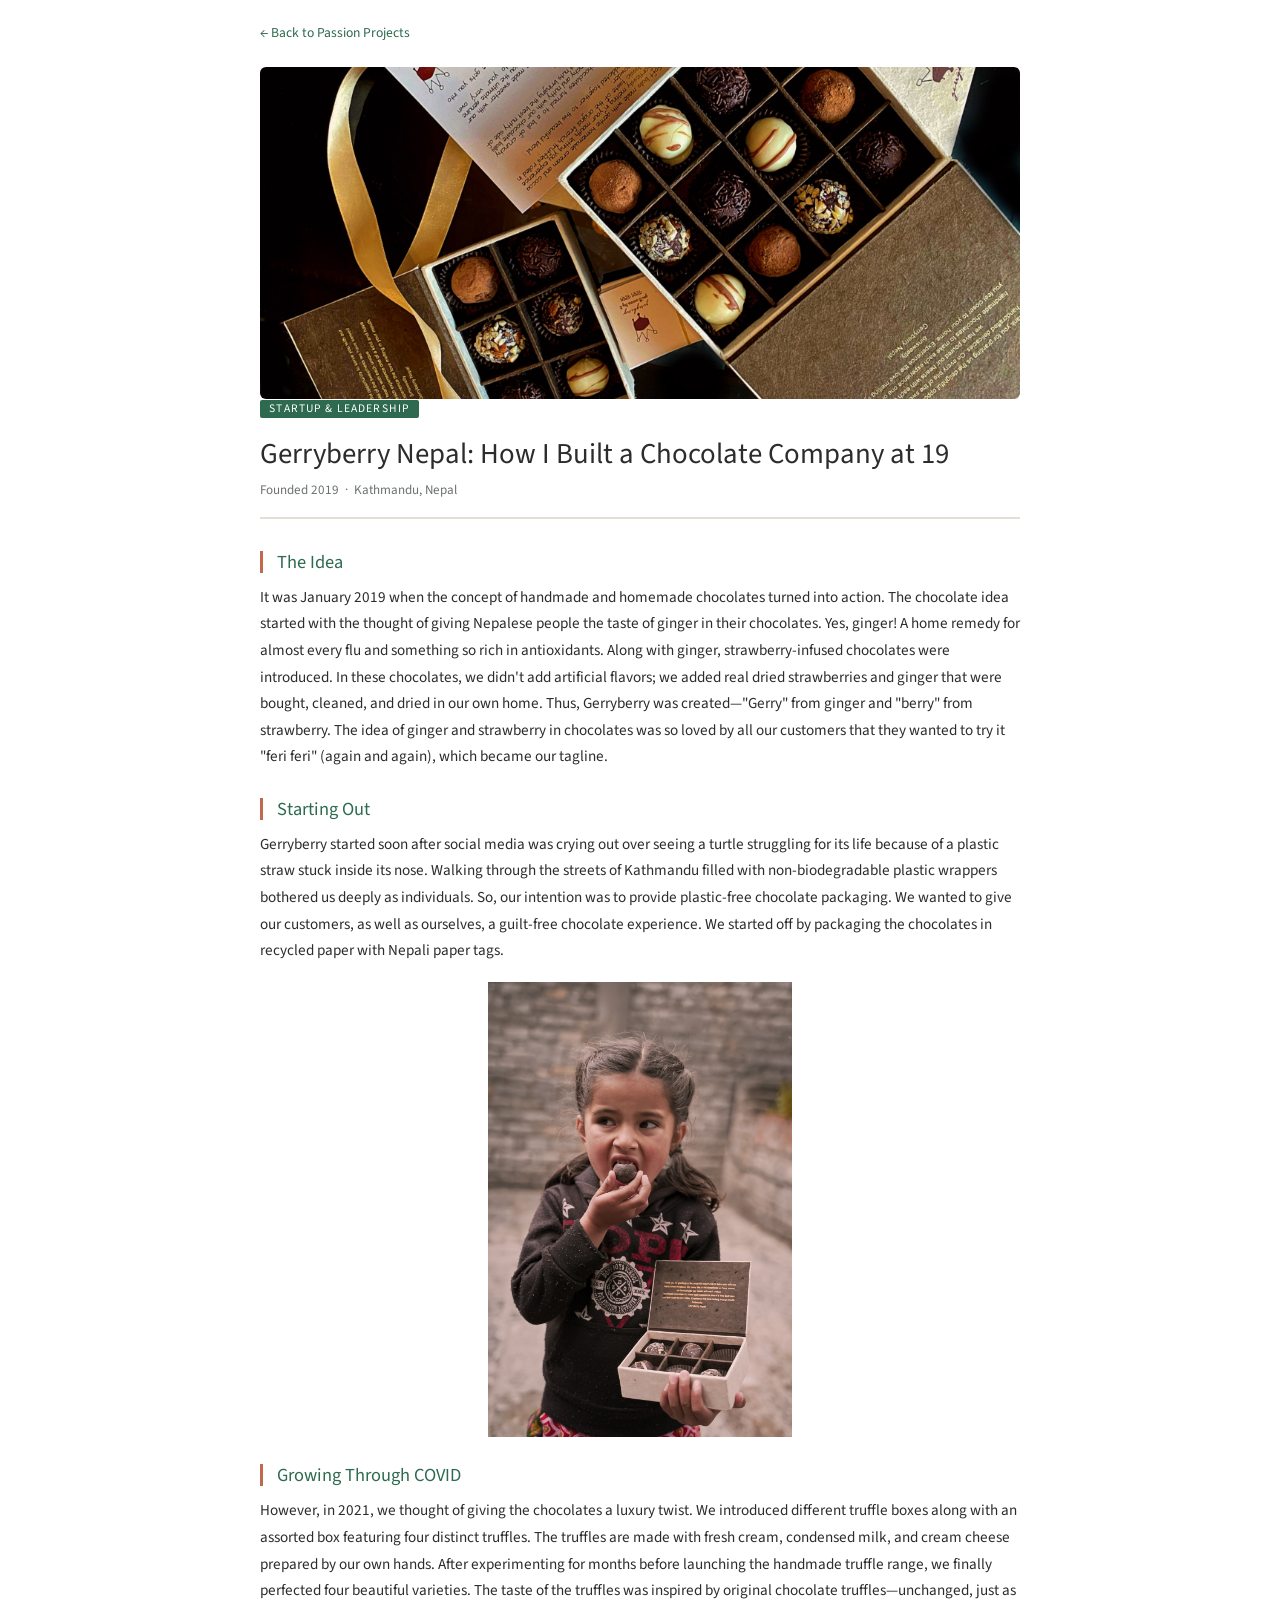
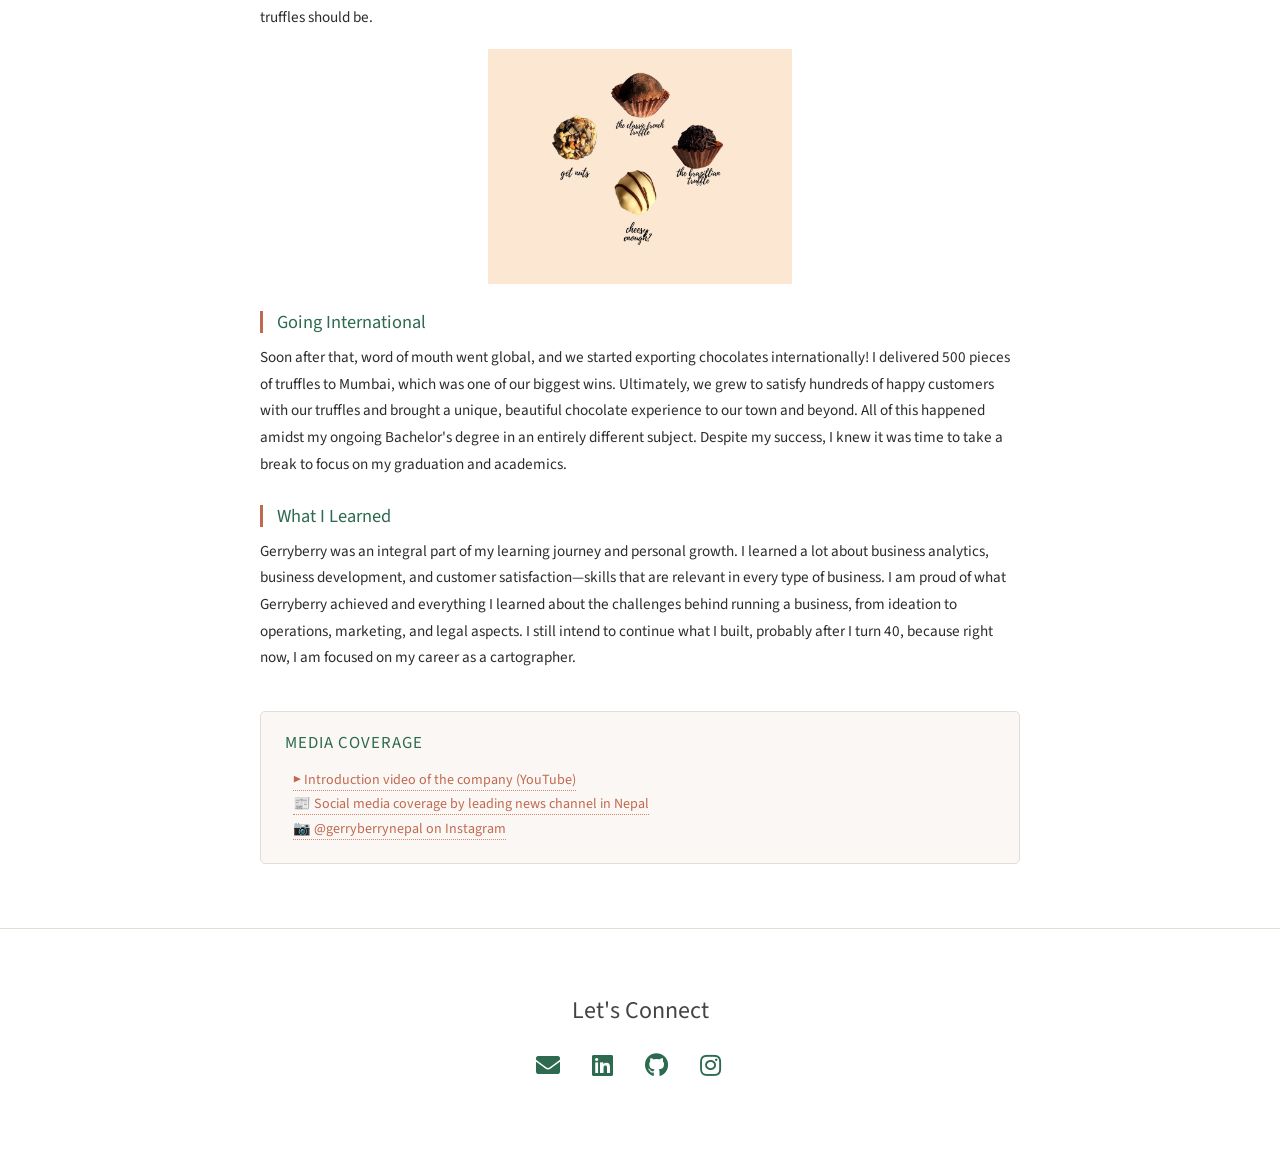
<file: gerryberry.html>
<!DOCTYPE HTML>
<html>
	<head>
		<title>Gerryberry Nepal — Aagya Dhungana</title>
		<meta charset="utf-8" />
		<meta name="viewport" content="width=device-width, initial-scale=1, user-scalable=no" />
		<link rel="stylesheet" href="assets/css/main.css" />
		<link rel="stylesheet" href="assets/css/custom.css" />
	</head>
	<body class="is-preload full-width">

		<div id="main">

			

			<article class="blog-post">

				<!-- Back link -->
				<a href="passion-projects.html" class="blog-back">← Back to Passion Projects</a>

				<!-- Hero image -->
				<div class="blog-hero">
					<img src="images/passion_project/Gerry_berry/140463355_227101988956348_1746277369501055867_n (1).jpg" alt="Gerryberry Nepal" />
				</div>

				<div class="blog-content">

					<header class="blog-header">
						<span class="blog-tag">Startup &amp; Leadership</span>
						<h1>Gerryberry Nepal: How I Built a Chocolate Company at 19</h1>
						<p class="blog-meta">Founded 2019 &nbsp;·&nbsp; Kathmandu, Nepal</p>
					</header>

					<div class="blog-body">

						<h2>The Idea</h2>
<p>
    It was January 2019 when the concept of handmade and homemade chocolates turned into action. The chocolate idea started with the thought of giving Nepalese people the taste of ginger in their chocolates. Yes, ginger! A home remedy for almost every flu and something so rich in antioxidants. Along with ginger, strawberry-infused chocolates were introduced. In these chocolates, we didn't add artificial flavors; we added real dried strawberries and ginger that were bought, cleaned, and dried in our own home. Thus, Gerryberry was created—"Gerry" from ginger and "berry" from strawberry. 
    The idea of ginger and strawberry in chocolates was so loved by all our customers that they wanted to try it "feri feri" (again and again), which became our tagline.
</p>

<h2>Starting Out</h2>
<p>
    Gerryberry started soon after social media was crying out over seeing a turtle struggling for its life because of a plastic straw stuck inside its nose. Walking through the streets of Kathmandu filled with non-biodegradable plastic wrappers bothered us deeply as individuals. So, our intention was to provide plastic-free chocolate packaging. We wanted to give our customers, as well as ourselves, a guilt-free chocolate experience. We started off by packaging the chocolates in recycled paper with Nepali paper tags.
</p>

<div class="blog-imgbody">
    <img src="images/passion_project/Gerry_berry/customer.jpg" alt="Gerryberry Nepal" />
</div>

<h2>Growing Through COVID</h2>
<p>
    However, in 2021, we thought of giving the chocolates a luxury twist. We introduced different truffle boxes along with an assorted box featuring four distinct truffles. The truffles are made with fresh cream, condensed milk, and cream cheese prepared by our own hands. After experimenting for months before launching the handmade truffle range, we finally perfected four beautiful varieties. The taste of the truffles was inspired by original chocolate truffles—unchanged, just as truffles should be.
</p>

<div class="blog-imgbody">
    <img src="images/passion_project/Gerry_berry/types.jpg" alt="Gerryberry Nepal" />
</div>

<h2>Going International</h2>
<p>
    Soon after that, word of mouth went global, and we started exporting chocolates internationally! I delivered 500 pieces of truffles to Mumbai, which was one of our biggest wins. Ultimately, we grew to satisfy hundreds of happy customers with our truffles and brought a unique, beautiful chocolate experience to our town and beyond.
    All of this happened amidst my ongoing Bachelor's degree in an entirely different subject. Despite my success, I knew it was time to take a break to focus on my graduation and academics.
</p>

<h2>What I Learned</h2>
<p>
    Gerryberry was an integral part of my learning journey and personal growth. I learned a lot about business analytics, business development, and customer satisfaction—skills that are relevant in every type of business. I am proud of what Gerryberry achieved and everything I learned about the challenges behind running a business, from ideation to operations, marketing, and legal aspects. I still intend to continue what I built, probably after I turn 40, because right now, I am focused on my career as a cartographer.
</p>
						<!-- Media links -->
						<div class="blog-links">
							<h3>Media Coverage</h3>
							<ul>
								<li><a href="https://www.youtube.com/watch?v=x9gbu7WAfXI" target="_blank" rel="noopener noreferrer">▶ Introduction video of the company (YouTube)</a></li>
								<li><a href="https://www.facebook.com/officialroutineofnepalbanda/posts/young-creative-mind-she-is-19-yrs-old-aagya-dhungana-from-morang-who-is-currentl/4835335473165874/" target="_blank" rel="noopener noreferrer">📰 Social media coverage by leading news channel in Nepal</a></li>
								<li><a href="https://www.instagram.com/gerryberrynepal/" target="_blank" rel="noopener noreferrer">📷 @gerryberrynepal on Instagram</a></li>
							</ul>
						</div>

					</div><!-- .blog-body -->

				</div><!-- .blog-content -->

			</article>

		</div><!-- #main -->

		<footer id="footer-connect">
			<div class="inner">
				<h3>Let's Connect</h3>
				<ul class="icons">
					<li><a href="mailto:aagya.dhungana@stud.plus.ac.at" class="icon solid fa-envelope"><span class="label">Email</span></a></li>
					<li><a href="https://www.linkedin.com/in/aagya-dhungana/" class="icon brands fa-linkedin"><span class="label">LinkedIn</span></a></li>
					<li><a href="https://github.com/aagyad?tab=repositories" class="icon brands fa-github"><span class="label">Github</span></a></li>
					<li><a href="https://instagram.com/aagyadhungana__" class="icon brands fa-instagram"><span class="label">Instagram</span></a></li>
				</ul>
			</div>
		</footer>

	</body>
</html>
</file>
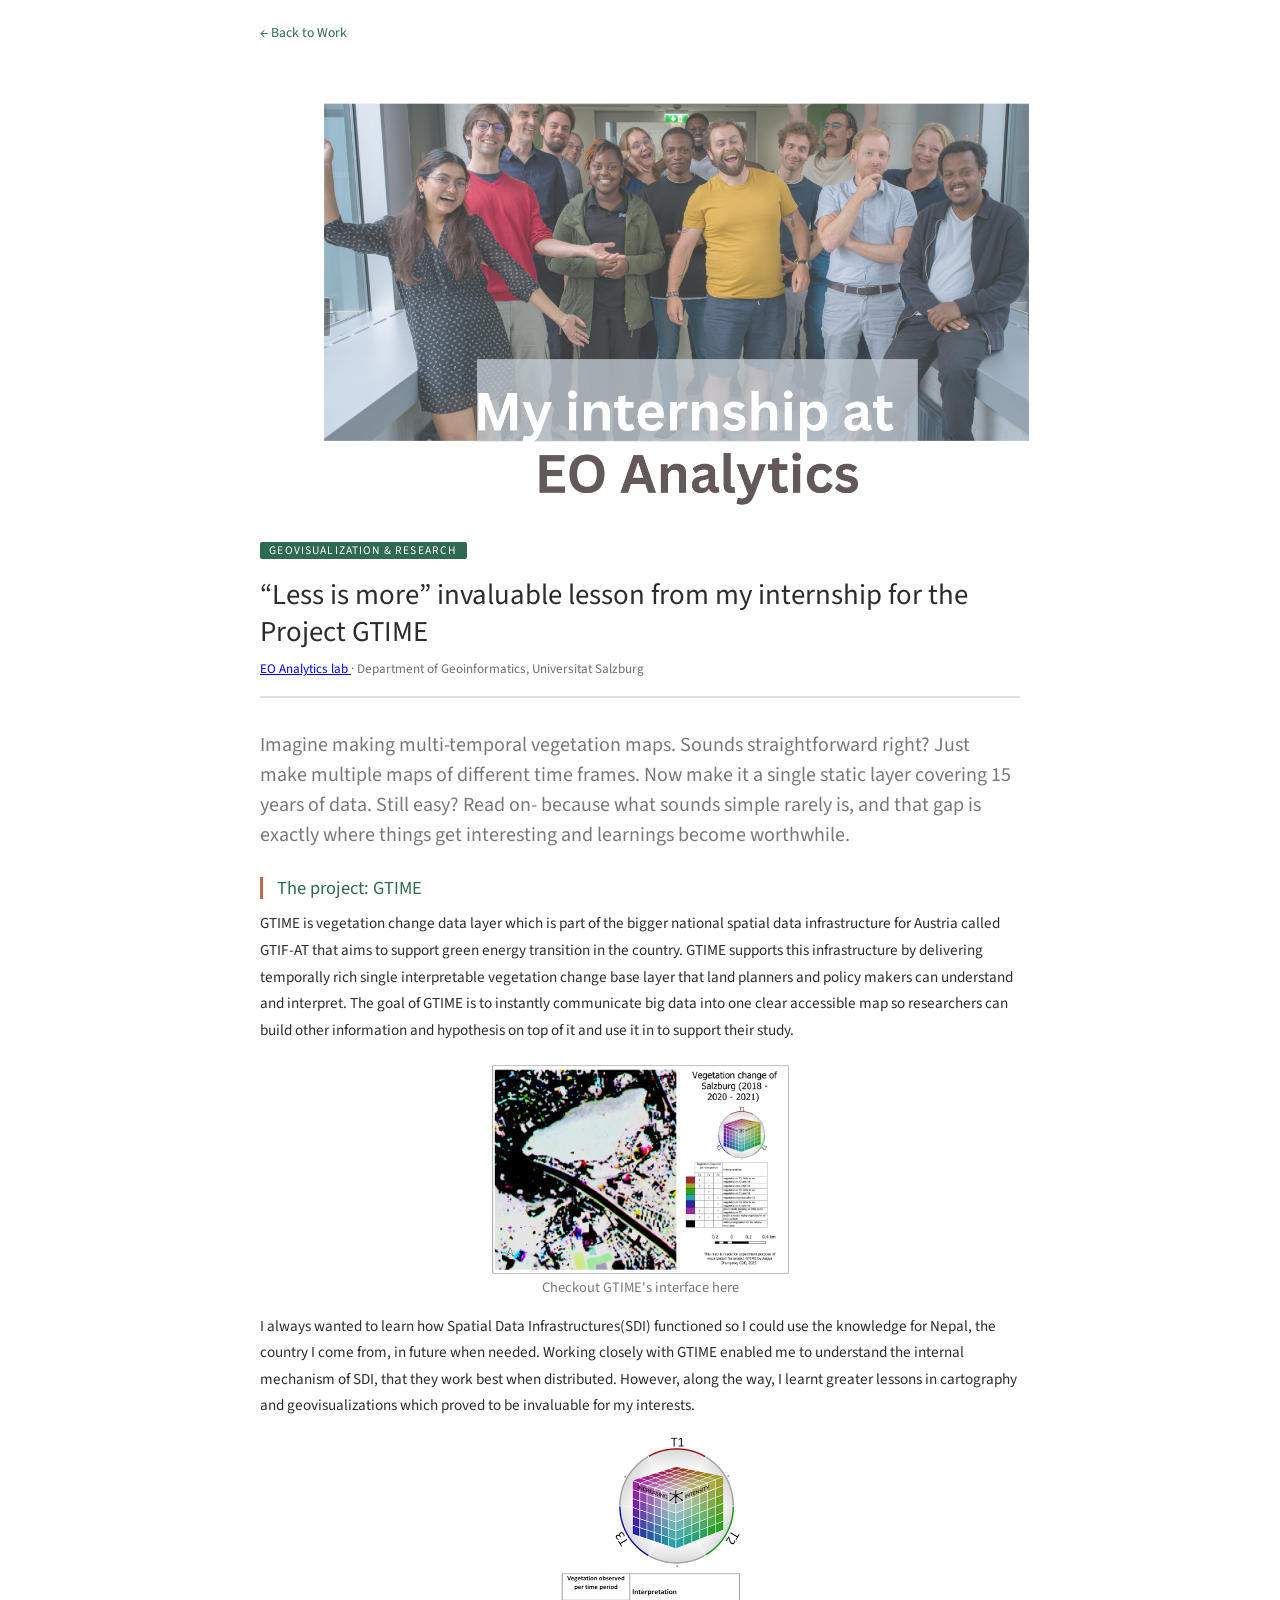
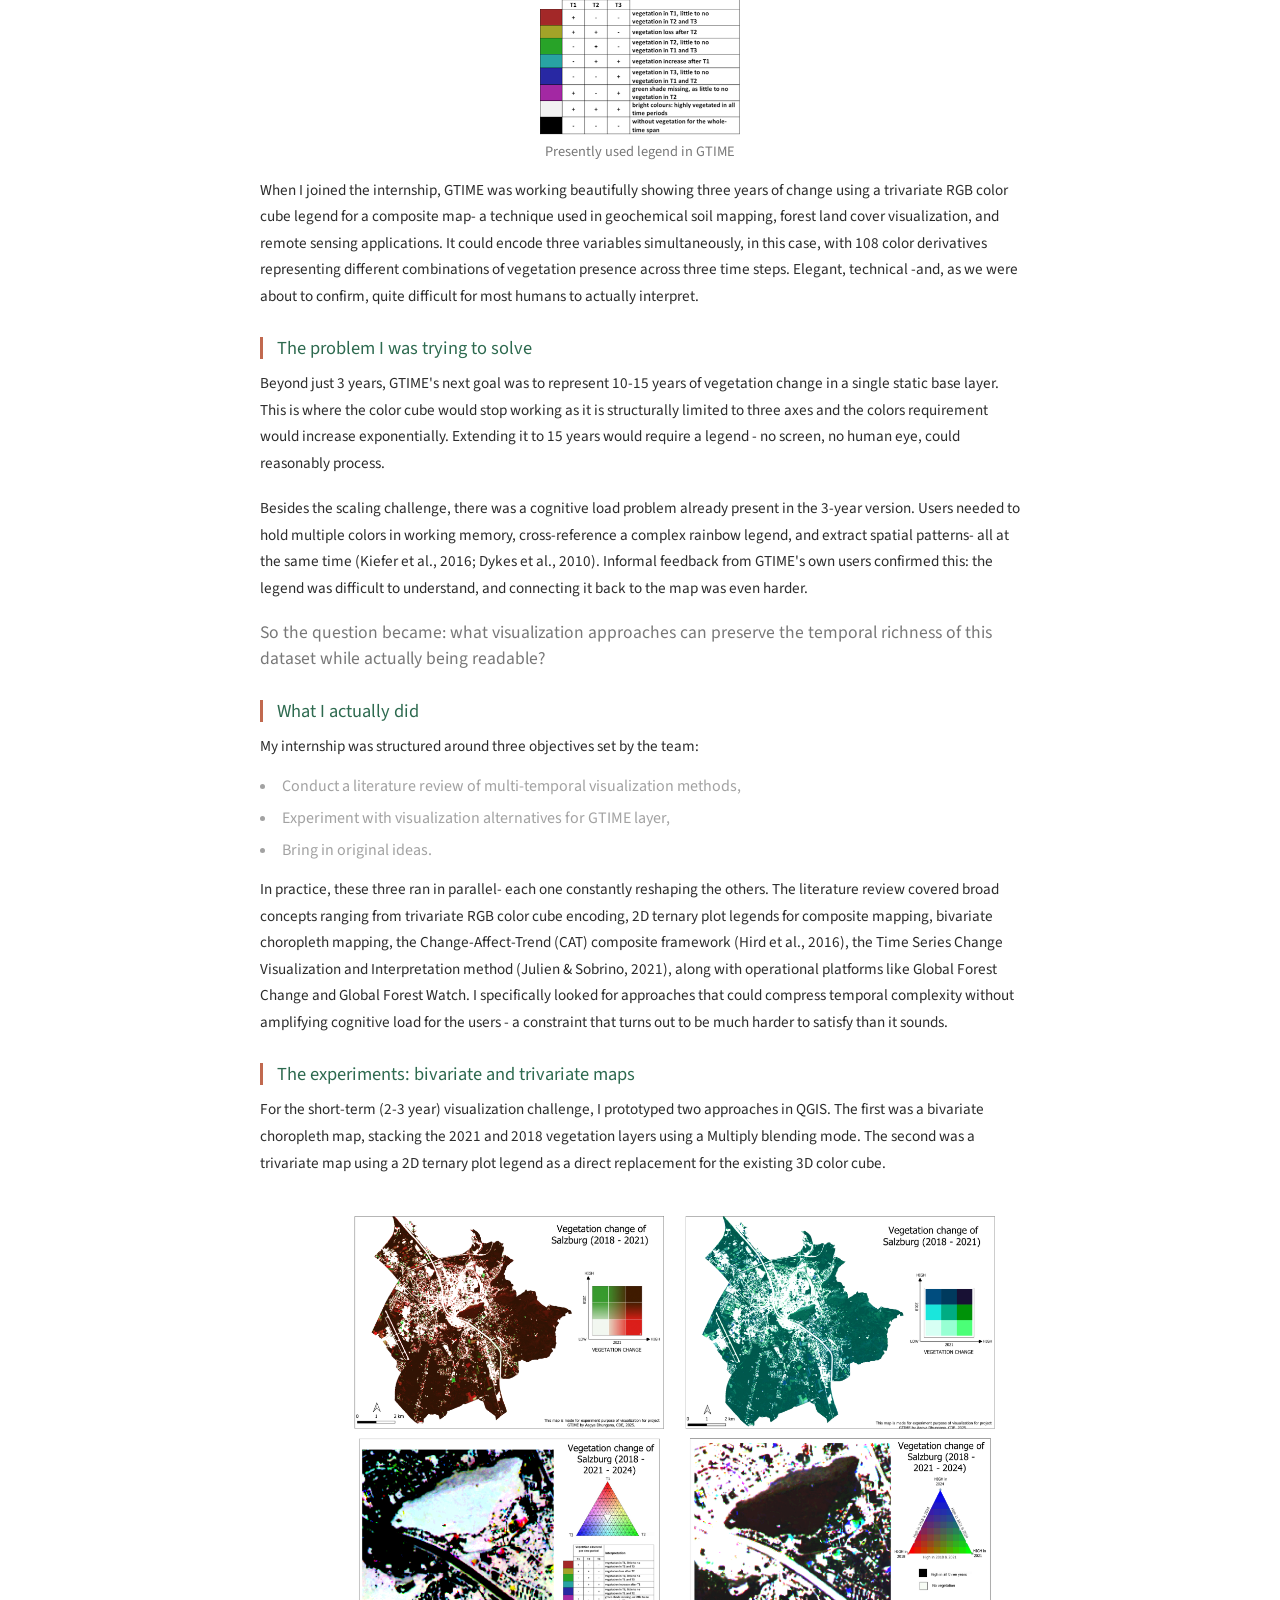
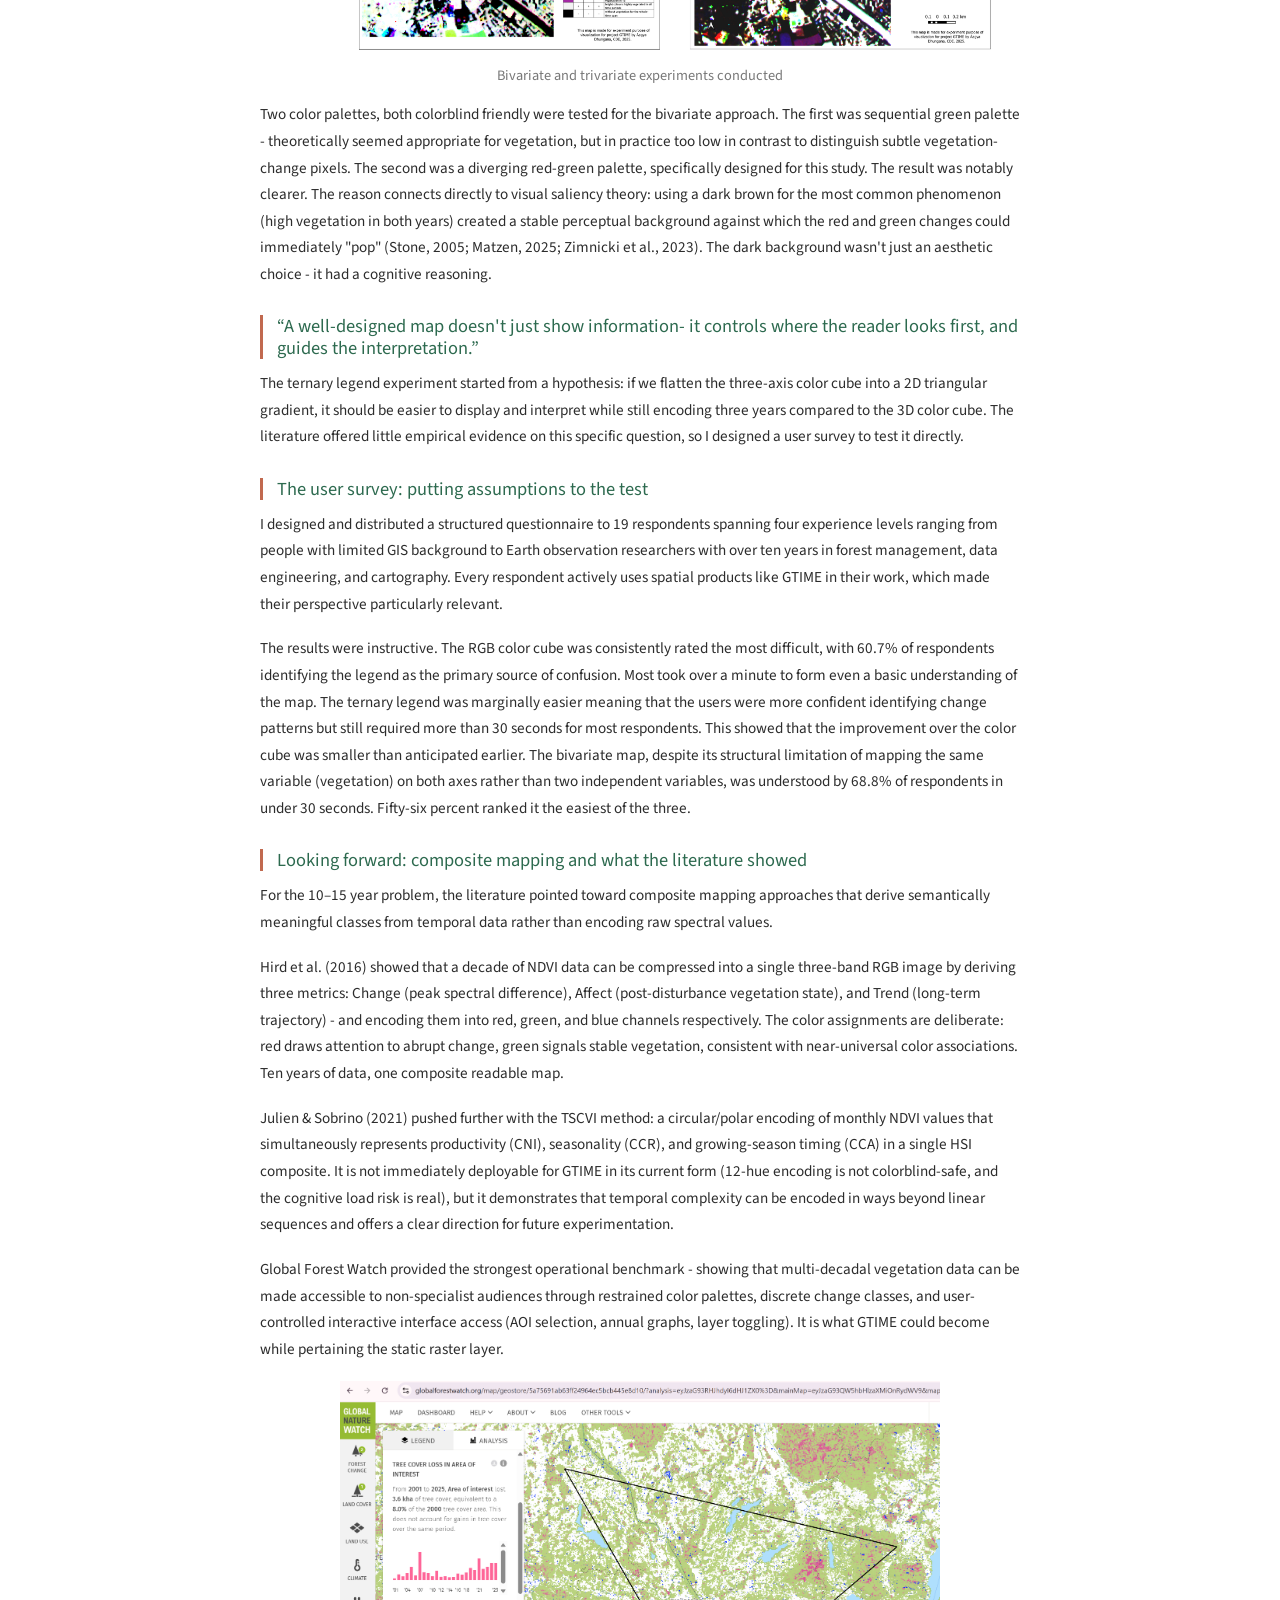
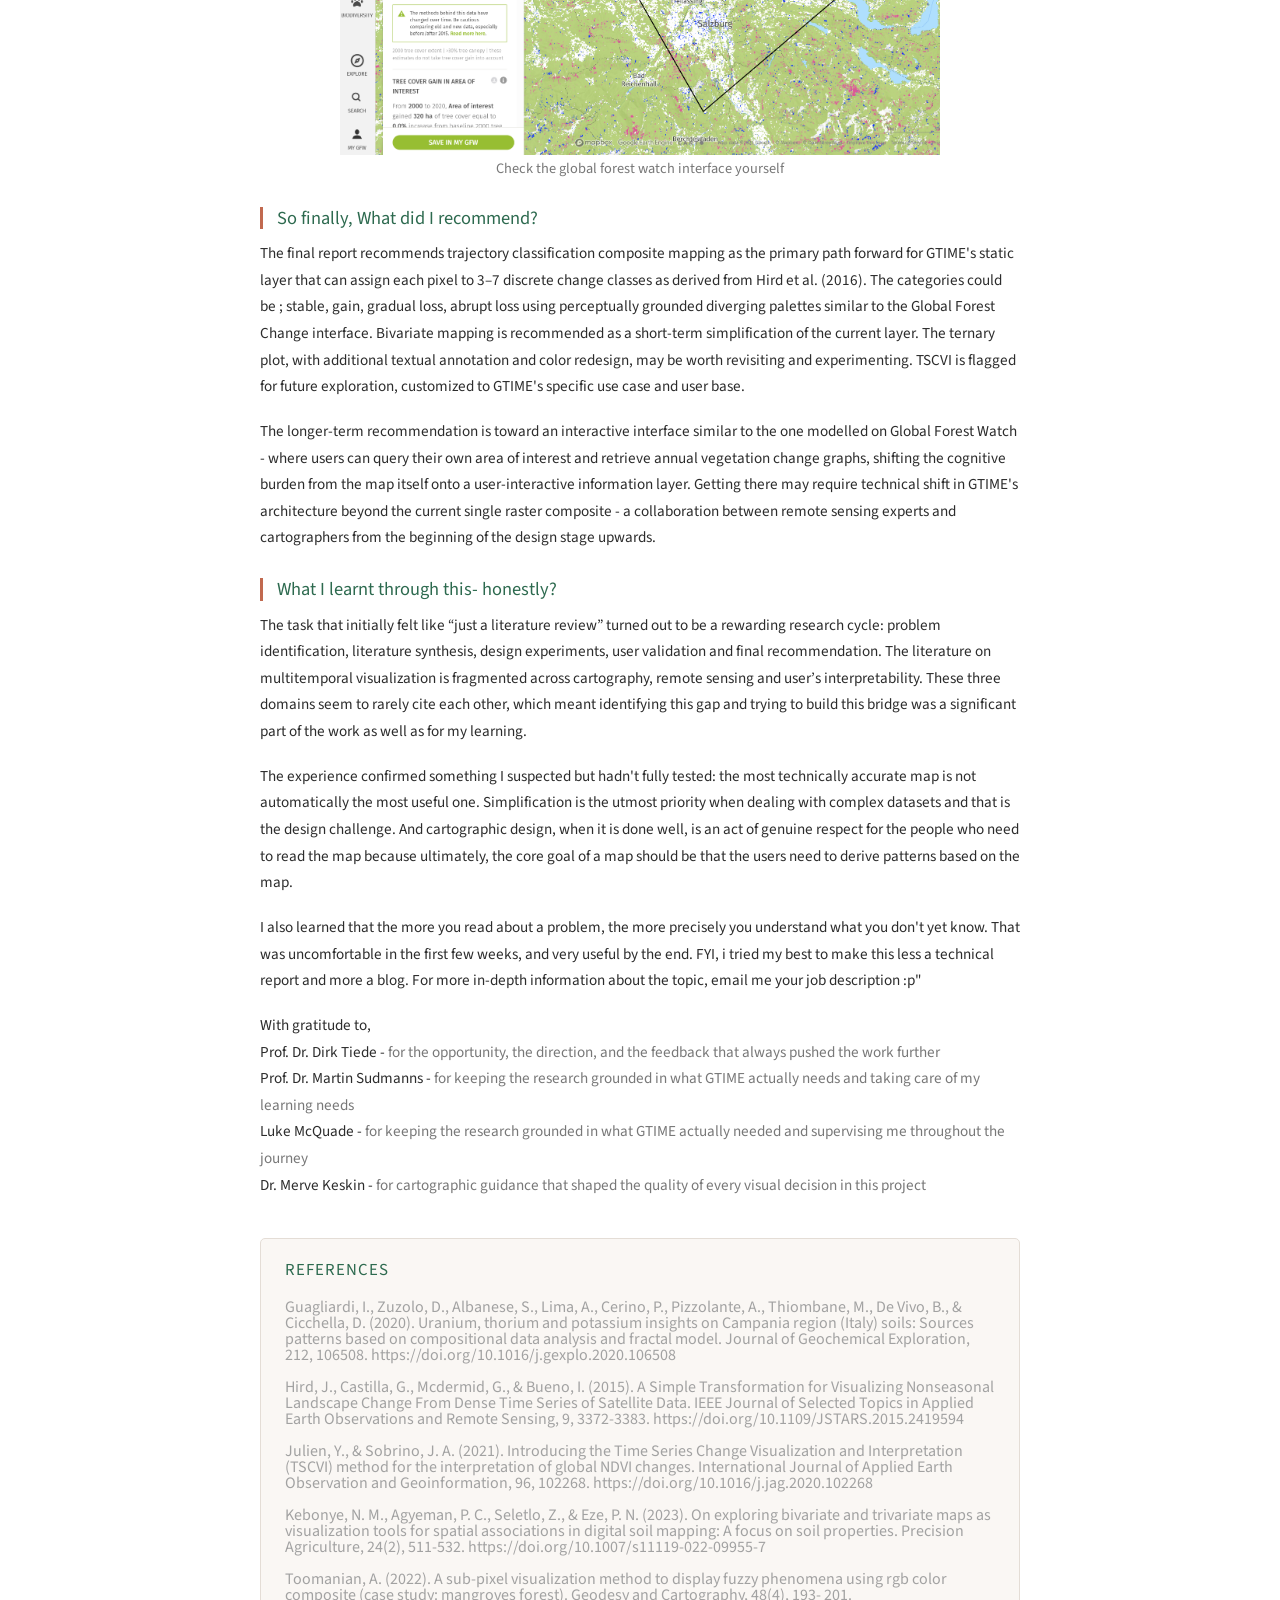
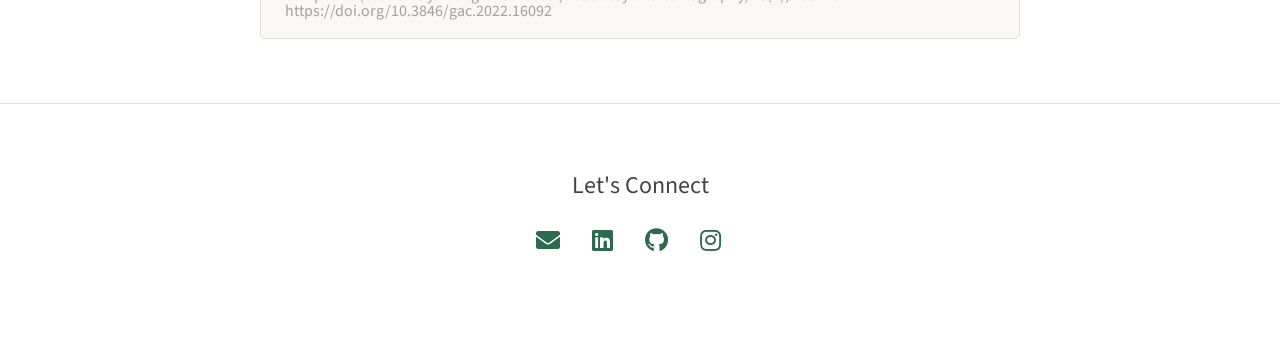
<file: GTIME_internship.html>
<!DOCTYPE HTML>
<html>
	<head>
		<title>GTIME Internship</title>
		<meta charset="utf-8" />
		<meta name="viewport" content="width=device-width, initial-scale=1, user-scalable=no" />
		<link rel="stylesheet" href="assets/css/main.css" />
		<link rel="stylesheet" href="assets/css/custom.css" />
	</head>
	<body class="is-preload full-width">

		<div id="main">
			<article class="blog-post">

				<!-- Back link -->
				<a href="index.html" class="blog-back">← Back to Work </a>

				<!-- Hero image -->
					<img src="images/GTIME_internship/AAGYA DHUNGANA.png" alt="GTIME_internship"
						style="width: 110%; max-width: 900px; height: auto;" />

				<div class="blog-content">

					<header class="blog-header">
						<span class="blog-tag">Geovisualization &amp; Research</span>
						<h1>“Less is more” invaluable lesson from my internship for the Project GTIME</h1>
						<p class="blog-meta"><a href="https://www.plus.ac.at/geoinformatik/research/eo-analytics/?lang=en">EO Analytics lab </a> · Department of Geoinformatics, Universitat Salzburg</p>
					</header>

			<div class="blog-body">
						<h3> Imagine making multi-temporal vegetation maps. Sounds straightforward right? Just make multiple maps of different time frames. Now make it a single static layer covering 15 years of data. Still easy? Read on- because what sounds simple rarely is, and that gap is exactly where things get interesting and learnings become worthwhile. </h3>
						<h2>The project: <a href="https://gtif-austria.info/narratives/vegetation-change-dynamics" target="_blank" rel="noopener noreferrer">GTIME</a></h2>
						<p>
							GTIME is vegetation change data layer which is part of the bigger national spatial data infrastructure for Austria called GTIF-AT that aims to support green energy transition in the country. 
							GTIME supports this infrastructure by delivering temporally rich single interpretable vegetation change base layer that land planners and policy makers can understand and interpret.
							The goal of GTIME is to instantly communicate big data into one clear accessible map so researchers can build other information and hypothesis on top of it and use it in to support their study. 
						</p>
				<div class="blog-imgbody">
					<img src="images/GTIME_internship/Color_cube.png" alt="GTIME_internship" />
					<h5 style="text-align: center;">
					<a href="https://gtif-austria.info/explore?x=13.5000&y=47.0586&z=6.9382&template=light&indicator=GTIME&datetime=2024-01-01" target="_blank" rel="noopener noreferrer">
						Checkout GTIME's interface here</a></h5>
				</div>
					<p>
						I always wanted to learn how Spatial Data Infrastructures(SDI) functioned so I could use the knowledge for Nepal, the country I come from, in future when needed.
						Working closely with GTIME enabled me to understand the internal mechanism of SDI, that they work best when distributed.
						However, along the way, I learnt greater lessons in cartography and geovisualizations which proved to be invaluable for my interests.
					</p>
					<center> <img src="images/GTIME_internship/GTIME_legend_WMS_300dpi.png" alt="GTIME_internship";
					style="width: 200px; height: auto; "  /></center>
				<h5 style="text-align: center;">Presently used legend in GTIME</h5>
					<p>
						When I joined the internship, GTIME was working beautifully showing three years of change using a trivariate  RGB color cube legend for a composite map- a technique used in geochemical soil mapping, forest land cover visualization, and remote sensing applications. It could encode three variables simultaneously, in this case, with 108 color derivatives representing different combinations of vegetation presence across three time steps. Elegant, technical -and, as we were about to confirm, quite difficult for most humans to actually interpret.
					</p>

				<h2>The problem I was trying to solve</h2>
						<p>
							Beyond just 3 years, GTIME's next goal was to represent 10-15 years of vegetation change in a single static base layer. This is where the color cube would stop working as it is structurally limited to three axes and the colors requirement would increase exponentially. Extending it to 15 years would require a legend - no screen, no human eye, could reasonably process.
						</p>
						<p>
							Besides the scaling challenge, there was a cognitive load problem already present in the 3-year version. Users needed to hold multiple colors in working memory, cross-reference a complex rainbow legend, and extract spatial patterns- all at the same time (Kiefer et al., 2016; Dykes et al., 2010). Informal feedback from GTIME's own users confirmed this: the legend was difficult to understand, and connecting it back to the map was even harder.
						</p>
					<h4> So the question became: what visualization approaches can preserve the temporal richness of this dataset while actually being readable? </h4>
				
				<h2>What I actually did</h2>
						<p>
							My internship was structured around three objectives set by the team:
							<li>Conduct a literature review of multi-temporal visualization methods, </li> <br>
							<li>Experiment with visualization alternatives for GTIME layer, </li><br>
							<li>Bring in original ideas. </li> </p>
							<p>In practice, these three ran in parallel- each one constantly reshaping the others.
							The literature review covered broad concepts ranging from trivariate RGB color cube encoding, 2D ternary plot legends for composite mapping, bivariate choropleth mapping, the Change-Affect-Trend (CAT) composite framework (Hird et al., 2016), the Time Series Change Visualization and Interpretation method (Julien & Sobrino, 2021), along with operational platforms like Global Forest Change and Global Forest Watch. I specifically looked for approaches that could compress temporal complexity without amplifying cognitive load for the users - a constraint that turns out to be much harder to satisfy than it sounds.
						</p>
					
						<h2>The experiments: bivariate and trivariate maps</h2>
						<p>
							For the short-term (2-3 year) visualization challenge, I prototyped two approaches in QGIS. The first was a bivariate choropleth map, stacking the 2021 and 2018 vegetation layers using a Multiply blending mode. The second was a trivariate map using a 2D ternary plot legend as a direct replacement for the existing 3D color cube.
						</p>						
			<div class="blog-imgbody">
				<div class="blog-imgbody">
					<img src="images/GTIME_internship/viz_experiments.png" alt="GTIME_internship"
					style="width: 110%; max-width: 900px; height: auto;" />
							<h5 style="text-align: center;">Bivariate and trivariate experiments conducted</h5>

				</div>
				<p> 
					Two color palettes, both colorblind friendly were tested for the bivariate approach. The first was sequential green palette - theoretically seemed appropriate for vegetation, but in practice too low in contrast to distinguish subtle vegetation-change pixels. The second was a diverging red-green palette, specifically designed for this study. The result was notably clearer. The reason connects directly to visual saliency theory: using a dark brown for the most common phenomenon (high vegetation in both years) created a stable perceptual background against which the red and green changes could immediately "pop" (Stone, 2005; Matzen, 2025; Zimnicki et al., 2023). The dark background wasn't just an aesthetic choice - it had a cognitive reasoning.
				</p>
			</div>
						</p>


						<h2>“A well-designed map doesn't just show information- it controls where the reader looks first, and guides the interpretation.”</h2>
						<p>
							The ternary legend experiment started from a hypothesis: if we flatten the three-axis color cube into a 2D triangular gradient, it should be easier to display and interpret while still encoding three years compared to the 3D color cube. The literature offered little empirical evidence on this specific question, so I designed a user survey to test it directly.	
						</p>
						<h2>
							The user survey: putting assumptions to the test
						</h2>
						<p>
							I designed and distributed a structured questionnaire to 19 respondents spanning four experience levels ranging from people with limited GIS background to Earth observation researchers with over ten years in forest management, data engineering, and cartography. Every respondent actively uses spatial products like GTIME in their work, which made their perspective particularly relevant.						</p>
						<p>
						The results were instructive. The RGB color cube was consistently rated the most difficult, with 60.7% of respondents identifying the legend as the primary source of confusion. Most took over a minute to form even a basic understanding of the map. The ternary legend was marginally easier meaning that the users were more confident identifying change patterns but still required more than 30 seconds for most respondents. This showed that the improvement over the color cube was smaller than anticipated earlier. The bivariate map, despite its structural limitation of mapping the same variable (vegetation) on both axes rather than two independent variables, was understood by 68.8% of respondents in under 30 seconds. Fifty-six percent ranked it the easiest of the three.	
						</p>
						<h2>
							Looking forward: composite mapping and what the literature showed
						</h2>
						<p>
							For the 10–15 year problem, the literature pointed toward composite mapping approaches that derive semantically meaningful classes from temporal data rather than encoding raw spectral values.
						</p>
						<p>
							Hird et al. (2016) showed that a decade of NDVI data can be compressed into a single three-band RGB image by deriving three metrics: Change (peak spectral difference), Affect (post-disturbance vegetation state), and Trend (long-term trajectory) - and encoding them into red, green, and blue channels respectively. The color assignments are deliberate: red draws attention to abrupt change, green signals stable vegetation, consistent with near-universal color associations. Ten years of data, one composite readable map.
						</p>
						<p>
							Julien & Sobrino (2021) pushed further with the TSCVI method: a circular/polar encoding of monthly NDVI values that simultaneously represents productivity (CNI), seasonality (CCR), and growing-season timing (CCA) in a single HSI composite. It is not immediately deployable for GTIME in its current form (12-hue encoding is not colorblind-safe, and the cognitive load risk is real), but it demonstrates that temporal complexity can be encoded in ways beyond linear sequences and offers a clear direction for future experimentation.
						</p>
						<p>
							Global Forest Watch provided the strongest operational benchmark - showing that multi-decadal vegetation data can be made accessible to non-specialist audiences through restrained color palettes, discrete change classes, and user-controlled interactive interface access (AOI selection, annual graphs, layer toggling). It is what GTIME could become while pertaining the static raster layer. 
						<center> <img src="images/GTIME_internship/Screenshot 2026-07-11 232750.png" alt="GTIME_internship"
					style="width: 80%; max-width: 600px; height: auto;" /></center>
					<h5 style="text-align: center;"> <a href= " https://globalnaturewatch.org/map/country/AUT/?category=forest-change&mainMap=eyJzaG93QW5hbHlzaXMiOnRydWV9&map=[base64]"> 
						Check the global forest watch interface yourself </a>
					</h5>

						</p>
						<h2>
							So finally, What did I recommend?
						</h2>
						<p>
							The final report recommends trajectory classification composite mapping as the primary path forward for GTIME's static layer that can assign each pixel to 3–7 discrete change classes as derived from Hird et al. (2016). The categories could be ; stable, gain, gradual loss, abrupt loss using perceptually grounded diverging palettes similar to the Global Forest Change interface. Bivariate mapping is recommended as a short-term simplification of the current layer. The ternary plot, with additional textual annotation and color redesign, may be worth revisiting and experimenting. TSCVI is flagged for future exploration, customized to GTIME's specific use case and user base.
						</p>
						<p>
							The longer-term recommendation is toward an interactive interface similar to the one modelled on Global Forest Watch - where users can query their own area of interest and retrieve annual vegetation change graphs, shifting the cognitive burden from the map itself onto a user-interactive information layer. Getting there may require technical shift in GTIME's architecture beyond the current single raster composite - a collaboration between remote sensing experts and cartographers from the beginning of the design stage upwards.
						</p>
						<h2>
							What I learnt through this- honestly?
						</h2>
						<p>
						The task that initially felt like “just a literature review” turned out to be a rewarding research cycle: problem identification, literature synthesis, design experiments, user validation and final recommendation. The literature on multitemporal visualization is fragmented across cartography, remote sensing and user’s interpretability. These three domains seem to rarely cite each other, which meant identifying this gap and trying to build this bridge was a significant part of the work as well as for my learning.	
						</p>
						<p>
						The experience confirmed something I suspected but hadn't fully tested: the most technically accurate map is not automatically the most useful one. Simplification is the utmost priority when dealing with complex datasets and that is the design challenge. And cartographic design, when it is done well, is an act of genuine respect for the people who need to read the map because ultimately, the core goal of a map should be that the users need to derive patterns based on the map.	
						</p>
						<p>
							I also learned that the more you read about a problem, the more precisely you understand what you don't yet know. That was uncomfortable in the first few weeks, and very useful by the end. FYI, i tried my best to make this less a technical report and more a blog. For more in-depth information about the topic, email me your job description :p"
						</p>
						<p>
							With gratitude to,<br>
							Prof. Dr. Dirk Tiede - <b>for the opportunity, the direction, and the feedback that always pushed the work further </b> <br>
Prof. Dr. Martin Sudmanns - <b>for keeping the research grounded in what GTIME actually needs and taking care of my learning needs</b> <br>
Luke McQuade - <b>for keeping the research grounded in what GTIME actually needed and supervising me throughout the journey </b> <br>
Dr. Merve Keskin - <b>for cartographic guidance that shaped the quality of every visual decision in this project</b><br>

						</p>
						
							<!-- Media links -->
						<div class="blog-links">
							<h3>References</h3>
							<ul>
								Guagliardi, I., Zuzolo, D., Albanese, S., Lima, A., Cerino, P., Pizzolante, A., Thiombane, M., De Vivo, B.,
& Cicchella, D. (2020). Uranium, thorium and potassium insights on Campania region (Italy) soils: Sources
patterns based on compositional data analysis and fractal model. Journal of Geochemical Exploration, 212,
106508. https://doi.org/10.1016/j.gexplo.2020.106508 <br>
<br>
Hird, J., Castilla, G., Mcdermid, G., & Bueno, I. (2015). A Simple Transformation for Visualizing
Nonseasonal Landscape Change From Dense Time Series of Satellite Data. IEEE Journal of Selected
Topics in Applied Earth Observations and Remote Sensing, 9, 3372-3383.
https://doi.org/10.1109/JSTARS.2015.2419594<br>
<br>
Julien, Y., & Sobrino, J. A. (2021). Introducing the Time Series Change Visualization and Interpretation
(TSCVI) method for the interpretation of global NDVI changes. International Journal of Applied Earth
Observation and Geoinformation, 96, 102268. https://doi.org/10.1016/j.jag.2020.102268 <br>
<br>
Kebonye, N. M., Agyeman, P. C., Seletlo, Z., & Eze, P. N. (2023). On exploring bivariate and trivariate
maps as visualization tools for spatial associations in digital soil mapping: A focus on soil properties.
Precision Agriculture, 24(2), 511-532. https://doi.org/10.1007/s11119-022-09955-7 <br>
<br>
Toomanian, A. (2022). A sub-pixel visualization method to display fuzzy phenomena using rgb color
composite (case study: mangroves forest). Geodesy and Cartography, 48(4), 193- 201.
https://doi.org/10.3846/gac.2022.16092
</ul>
						</div>

					</div><!-- .blog-body -->

				</div><!-- .blog-content -->

			</article>

		</div><!-- #main -->

		<footer id="footer-connect">
			<div class="inner">
				<h3>Let's Connect</h3>
				<ul class="icons">
					<li><a href="mailto:aagya.dhungana@stud.plus.ac.at" class="icon solid fa-envelope"><span class="label">Email</span></a></li>
					<li><a href="https://www.linkedin.com/in/aagya-dhungana/" class="icon brands fa-linkedin"><span class="label">LinkedIn</span></a></li>
					<li><a href="https://github.com/aagyad?tab=repositories" class="icon brands fa-github"><span class="label">Github</span></a></li>
					<li><a href="https://instagram.com/aagyadhungana__" class="icon brands fa-instagram"><span class="label">Instagram</span></a></li>
				</ul>
			</div>
		</footer>

	</body>
</html>
</file>
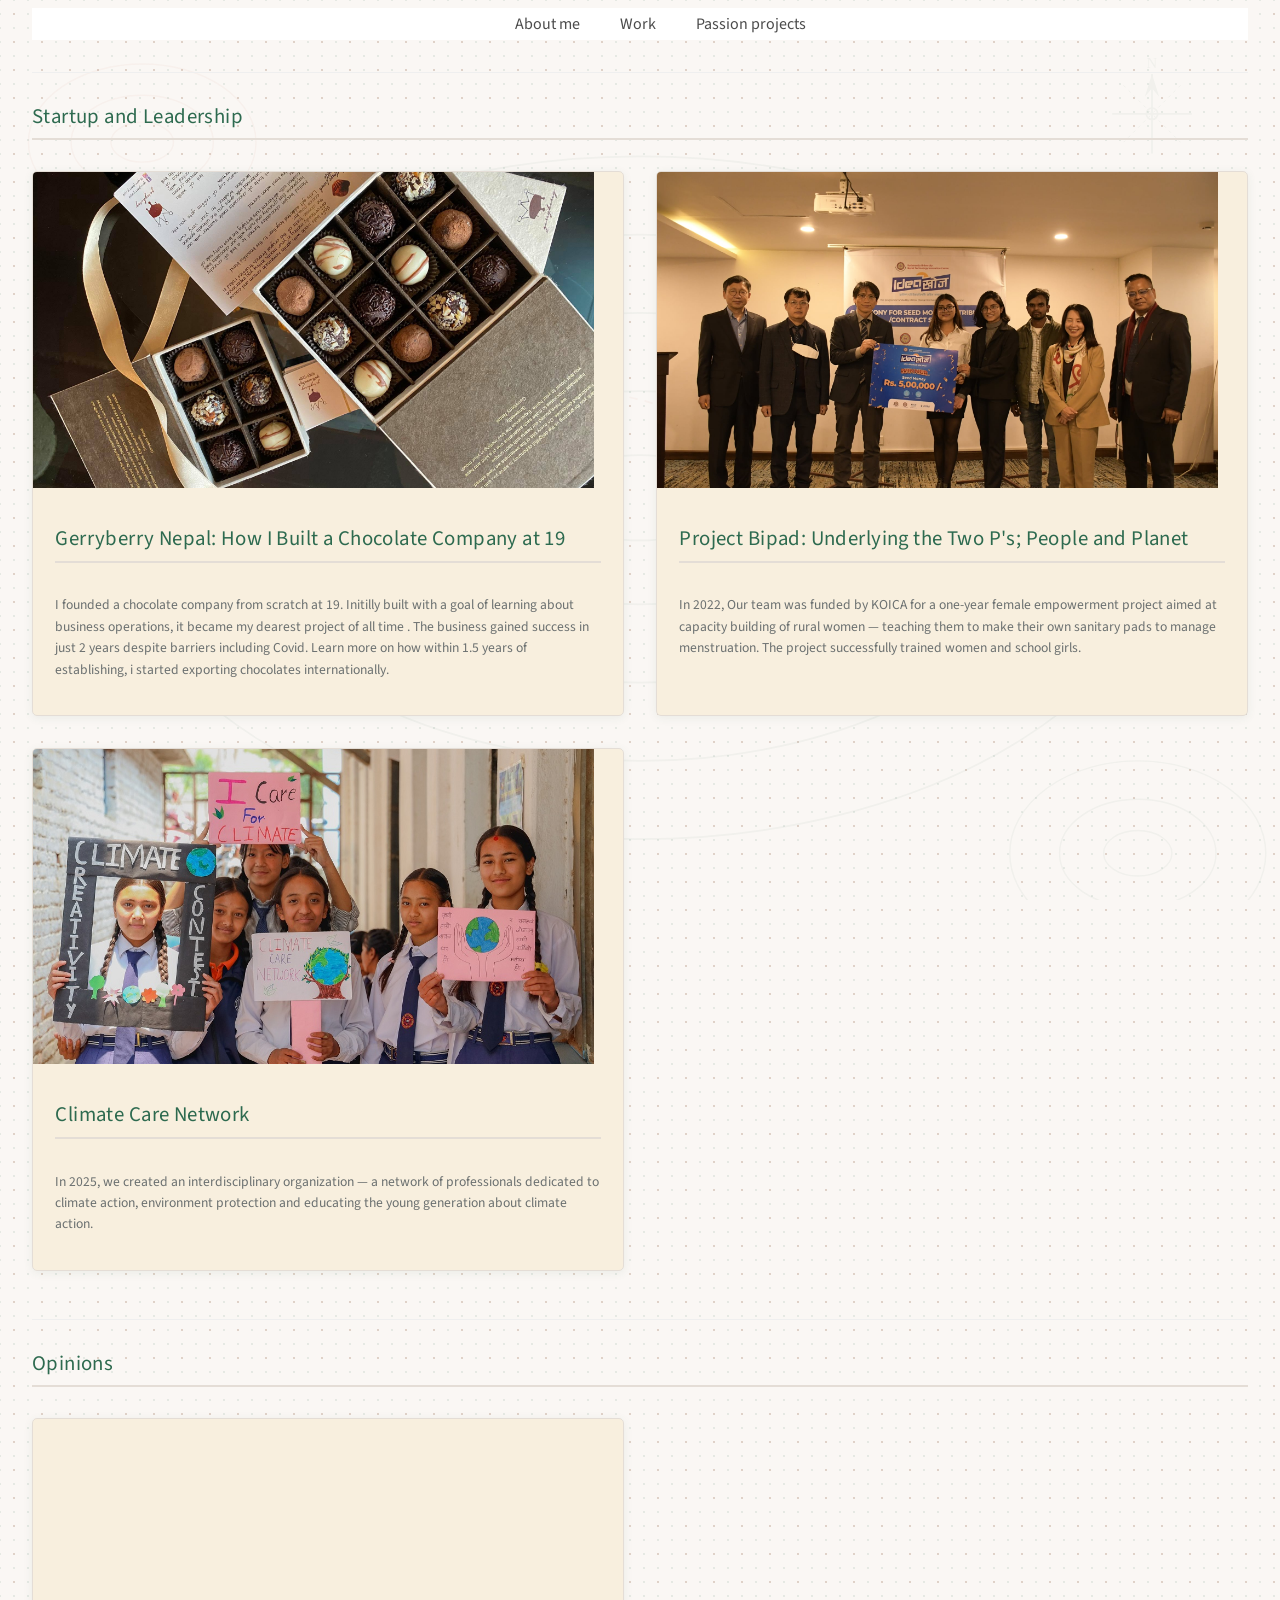
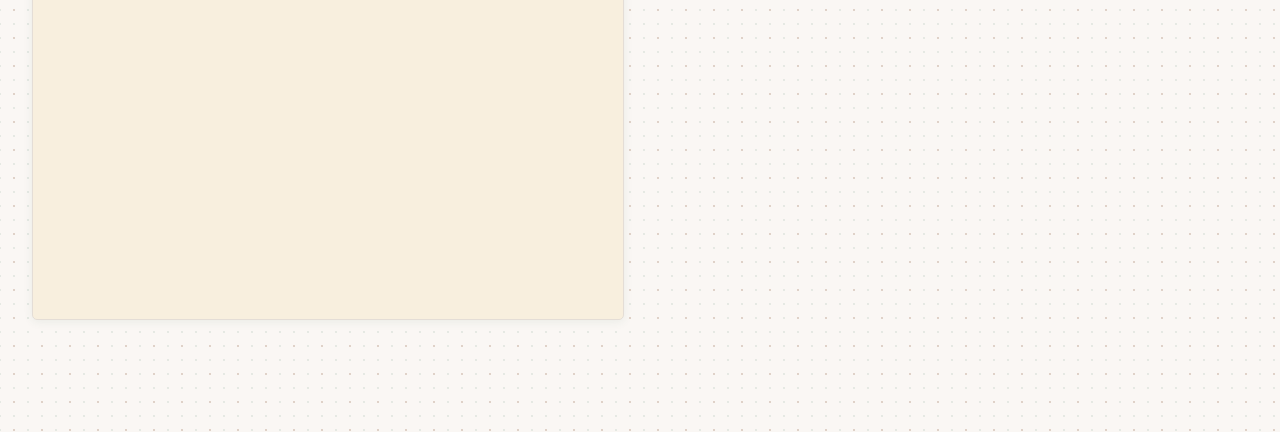
<file: passion-projects.html>
<!DOCTYPE HTML>
<html>
	<head>
		<title>Passion Projects - Aagya Dhungana</title>
		<meta charset="utf-8" />
		<meta name="viewport" content="width=device-width, initial-scale=1, user-scalable=no" />
		<link rel="stylesheet" href="assets/css/main.css" />
		<link rel="stylesheet" href="assets/css/custom.css" />
	</head>
	<body class="is-preload full-width">

		<!-- passion-bg class adds the dot texture background via CSS -->
		<div id="main" class="passion-bg">

			<nav id="nav-ribbon">
				<ul>
					<li><a href="about.html">About me</a></li>
					<li><a href="index.html">Work</a></li>
					<li><a href="passion-projects.html">Passion projects</a></li>
				</ul>
			</nav>

			<!-- ================================================
			     SECTION 1: Startup and Leadership
			     FIX #6: Cards are organised under their section title.
			     FIX #5: 2-column equal-size card grid, no stretching,
			             breathing space between cards via gap.
			     ================================================ -->
			<section id="Leadership">
				<h2>Startup and Leadership</h2>

				<div class="passion-grid">

					<!-- Card: Gerryberry Nepal -->
					<div class="passion-card">
						<a href="gerryberry.html"
						   target="_blank" rel="noopener noreferrer" class="card-image">
							<img src="images/passion_project/Gerry_berry/Gerry_berry_thumb.jpg" alt="Gerryberry Nepal" />
						</a>
						<div class="card-body">
							<h2>Gerryberry Nepal: How I Built a Chocolate Company at 19</h2>
							<p>I founded a chocolate company from scratch at 19. Initilly built with a goal of learning about business operations, it became my dearest project of all time . The business gained success in just 2 years despite barriers including Covid. Learn more on how within 1.5 years of establishing, i started exporting chocolates internationally.</p>
							<!-- <ul>
								<li><a href="https://www.instagram.com/gerryberrynepal/" target="_blank">Social media page</a></li>
								<li><a href="https://www.youtube.com/watch?v=x9gbu7WAfXI" target="_blank">Introduction video of the company</a></li>
								<li><a href="https://www.facebook.com/officialroutineofnepalbanda/posts/young-creative-mind-she-is-19-yrs-old-aagya-dhungana-from-morang-who-is-currentl/4835335473165874/" target="_blank">Social media coverage by leading news channel in Nepal</a></li>
							</ul> -->
						</div>
					</div>

					<!-- Card: Project Bipad -->
					<div class="passion-card">
						<a href="bipad.html"
						   target="_blank" rel="noopener noreferrer" class="card-image">
							<img src="images/passion_project/Bipad/Bipad_funding.jpg" alt="Project Bipad" />
						</a>
						
						<div class="card-body">
							<h2>Project Bipad: Underlying the Two P's; People and Planet  </h2>
							<p>In 2022, Our team was funded by KOICA for a one-year female empowerment project aimed at capacity building of rural women — teaching them to make their own sanitary pads to manage menstruation. The project successfully trained women and school girls.</p>
							<!-- <ul>
								<li><a href="https://1drv.ms/b/c/02e18308b6b93c84/IQAarGUUVLFsQplM7DOOPR80ASIADHpCfyyzIPVNUOx8HuE?e=WO5cHk" target="_blank">Brochure of the project</a></li>
							</ul> -->
						</div>
					</div>

					<!-- Card: Climate Care Network -->
					<div class="passion-card">
						<a href="CCN.html" target="_blank" rel="noopener noreferrer" class="card-image">
							<img src="images/passion_project/CCN.jpg" alt="Climate Care Network" />
						</a>
						<div class="card-body">
							<h2>Climate Care Network</h2>
							<p>In 2025, we created an interdisciplinary organization — a network of professionals dedicated to climate action, environment protection and educating the young generation about climate action.</p>
							<!-- <ul>
								<li><a href="https://www.britishcouncil.org.np/inspiring-change-how-youth-led-creativity-driving-environmental-action-dakshinkali?sfnsn=mo" target="_blank">News coverage about one of our events</a></li>
								<li><a href="https://www.britishcouncil.org.np/inspiring-change-how-youth-led-creativity-driving-environmental-action-dakshinkali?sfnsn=mo" target="_blank">News coverage about one of our events</a></li>
								<li><a href=https://www.linkedin.com/company/climatecarenetwork/posts/?feedView=all" target="_blank">Social media page</a></li>	
							</ul> -->
						</div>
					</div>

				</div><!-- .passion-grid -->
			</section>

			<!-- ================================================
			     SECTION 2: Opinions
			     ================================================ -->
			<section id="Opinions">
				<h2>Opinions</h2>

				<div class="passion-grid">

					<!-- Card: Political article -->
					<div class="passion-card">
						<iframe src="images/passion_project/Terai_madhesh_article.pdf"
						   target="_blank" width="100%" 
           height="500px" 
           type="application/pdf">
						

					<!-- Add more Opinions cards here — just copy a .passion-card block -->

				</div><!-- .passion-grid -->
			</section>

		</div><!-- #main -->

		<footer id="footer-connect">
			<div class="inner">
				<h3>Let's Connect</h3>
				<ul class="icons">
					<li><a href="mailto:aagya.dhungana@stud.plus.ac.at" class="icon solid fa-envelope"><span class="label">Email</span></a></li>
					<li><a href="https://www.linkedin.com/in/aagya-dhungana/" class="icon brands fa-linkedin"><span class="label">LinkedIn</span></a></li>
					<li><a href="https://github.com/aagyad?tab=repositories" class="icon brands fa-github"><span class="label">Github</span></a></li>
					<li><a href="https://instagram.com/aagyadhungana__" class="icon brands fa-instagram"><span class="label">Instagram</span></a></li>
				</ul>
			</div>
		</footer>

	</body>
</html>
</file>
<file: assets/css/custom.css>
/* ============================================================
   DESIGN TOKENS — Earthy: Forest Green + Terracotta
   #2D6A4F  forest green  → structure, borders, markers, buttons
   #C1694F  terracotta    → icons, highlights, hover accents
   ============================================================ */
:root {
    --color-primary:      #2D6A4F;
    --color-primary-dark: #1E4D38;
    --color-accent:       #C1694F;
    --color-accent-light: #D4876E;
    --color-text:         #2C2C2C;
    --color-muted:        #6B7070;
    --color-border:       #E4DDD6;
    --color-bg:           #FFFFFF;
    --color-pink:         #2D6A4F;
}

/* ============================================================
   NAV RIBBON
   ============================================================ */
#nav-ribbon {
    background: #ffffff;
    position: fixed;
    top: 0; left: 0; right: 0;
    z-index: 100;
    width: 100%;
    border-bottom: none;
    padding: 0.5em 0;
}
#nav-ribbon ul {
    list-style: none;
    display: flex;
    justify-content: center;
    margin: 0; padding: 0;
}
#nav-ribbon > ul > li {
    display: inline-block;
    margin-left: 2em;
    position: relative;
}
#nav-ribbon a {
    text-decoration: none;
    color: #4b4b4b;
    font-weight: 400;
    border-bottom: none;
    transition: color 0.2s;
}
#nav-ribbon a:hover { color: var(--color-primary) !important; }

/* ============================================================
   MAIN LAYOUT
   ============================================================ */
#main { padding-top: 0.5em !important; }
#one { border-top: none; margin-bottom: 1em; padding-top: 0; }
#one p { font-size: 1.1rem; margin-bottom: 0.1em; color: #444; }

body.full-width #header { display: none; }
body.full-width #main {
    margin-left: 0;
    width: 100%;
    max-width: 100%;
    padding: 4em 2em;
}

/* ============================================================
   GLOBAL LINK HOVER
   ============================================================ */
a:hover {
    border-bottom-color: transparent;
    color: var(--color-accent) !important;
    text-decoration: none;
}

/* ============================================================
   PROFILE IMAGE
   ============================================================ */
.profile-container {
    display: flex;
    justify-content: center;
    margin-bottom: 2em;
}
.profile-border {
    border: 5.5px solid var(--color-primary-dark);
    padding: 0;
    line-height: 0;
    display: inline-block;
}

/* ============================================================
   SOCIAL ICONS
   ============================================================ */
.icons a {
    color: var(--color-pink) !important;
    transition: color 0.2s, transform 0.2s;
}
.icons a:hover {
    color: var(--color-accent) !important;
    transform: translateY(-2px);
}

/* ============================================================
   UNIVERSITY LOGO STRIP  [FIX #1]
   
   The sidebar (#header) has padding:4em which means flex children
   are inset from the edges. We need the strip to break OUT of
   that padding and sit flush against the bottom edge.
   
   Solution: use negative horizontal margins to cancel the 4em
   padding on each side, and negative bottom margin to sit at 
   the very bottom of the sidebar. position:relative on #header
   is already handled (it's position:fixed).
   ============================================================ */
.university-strip {
    position: static;
    width: calc(100% + 8em + 2%);
    margin-left: calc(-4em - 2%);
    margin-right: -4em;
    margin-bottom: -4em;     /* pull flush to bottom edge */
    background: #ffffff;
    padding: 20px 2em 20px;
    border-top: none;
    height: auto;
    box-shadow: 0 -2px 12px rgba(0,0,0,0.08);
}
.header-images {
    display: flex;
    justify-content: space-around;
    align-items: center;
    gap: 10px;
}
.header-images img {
    max-height: 52px;
    width: auto;
    object-fit: contain;
    filter: grayscale(20%) brightness(0.95);
}

/* ============================================================
   FOOTER / CONNECT SECTION — centered on work & passion pages
   ============================================================ */
#footer-connect {
    padding: 4em 0;
    text-align: center;   /* FIX #5: centered */
    background: transparent;
    border-top: 1px solid var(--color-border);
}
#footer-connect h3 {
    font-size: 1.5em;
    margin-bottom: 1em;
    color: #444;
}
#footer-connect .icons {
    justify-content: center;
    display: flex;
    flex-wrap: wrap;
    gap: 0.5em;
    padding: 0;
}
#footer-connect .icons li { padding-right: 1.5em; }

/* ============================================================
   TIMELINE — Education / Experience
   ============================================================ */
.scrollable-column {
    position: relative;
    padding-left: 1.5em;
    border-left: 2px dotted #ccc;
    margin-left: 10px;
}
.scrollable-column article::before {
    content: '\f3c5';
    font-family: "Font Awesome 5 Free";
    font-weight: 900;
    position: absolute;
    padding: 2px 0;
    font-size: 15px;
    left: -8.8px;
    background: #ffffff;
    color: var(--color-primary);
    filter: grayscale(20%);
}
.scrollable-column h3 { font-size: 1rem; margin-bottom: 0.1em; color: #444; }
.scrollable-column h4 { font-size: 0.85rem; font-weight: 400; margin-bottom: 0.5em; color: var(--color-muted); }
.scrollable-column p, .scrollable-column ul { font-size: 0.85rem; margin-top: 0; }

/* ============================================================
   RESEARCH SECTION
   ============================================================ */
#research h4 {
    font-size: 1rem; margin-bottom: 0.2em; position: relative;
    padding-left: 1.5em; font-weight: 400; padding-top: 0.1em;
}
#research p {
    font-size: 0.85rem; margin-bottom: 0.1em; color: var(--color-muted);
    padding-left: 2.5em; margin-top: -7px; line-height: 1.4;
    padding-bottom: 0.2em; padding-top: 0.1em;
}
#research article { margin-top: 0.2em; list-style-type: none; position: relative; padding-bottom: 0; padding-top: 0; }
#research li { list-style-type: none; position: relative; padding-bottom: 0.5em; padding-top: 0.8em; }
#research li::before {
    content: '\f3c5'; font-family: "Font Awesome 5 Free"; font-weight: 900;
    font-size: 14px; position: absolute; padding: 2px 0; left: -16px;
    background: #ffffff; color: var(--color-primary); filter: grayscale(20%);
}

/* ============================================================
   WORK FILTER BUTTONS  [FIX #3: no underline]
   ============================================================ */
.work-filter { margin-bottom: 2.5em; text-align: center; }
.work-filter .actions {
    display: inline-flex !important;
    flex-direction: row !important;
    flex-wrap: wrap;
    justify-content: center;
    gap: 0.65em;
    list-style: none;
    margin: 0 !important; padding: 0;
}
.work-filter .actions li { margin: 0; }
.work-filter .button {
    font-family: inherit !important;
    font-size: 0.82rem;
    font-weight: 500;
    letter-spacing: 0.06em;
    text-transform: uppercase;
    color: var(--color-primary) !important;
    background: transparent;
    border: 1.5px solid var(--color-primary) !important;
    border-radius: 3px;
    padding: 0.45em 1.4em;
    line-height: 1.4;
    white-space: nowrap;
    text-decoration: none !important;  /* FIX #3: remove underline */
    border-bottom: 1.5px solid var(--color-primary) !important; /* override global a hover */
    transition: background 0.2s, color 0.2s;
}
.work-filter .button:hover,

.work-filter .button.active {
    background: var(--color-primary) !important;
    color: #ffffff !important;
    border-color: var(--color-primary) !important;
}

/* ============================================================
   WORK ITEMS — zoom on hover  [FIX #2]
   ============================================================ */
.work-item {
    overflow: hidden;
}
.work-item .image.fit {
    overflow: hidden;
    display: block;
}
.work-item .image.fit img {
    transition: transform 0.35s ease;
    display: block;
    width: 100%;
}
.work-item:hover .image.fit img {
    transform: scale(1.06);
}

/* ============================================================
   ORGANIZATIONS SECTION
   ============================================================ */
#organizations {
    margin-top: 3.5em;
    padding-top: 2em;
    border-top: 1px solid var(--color-border);
}
#organizations h3 { margin-bottom: 1.8em; color: var(--color-text); }

.org-logos {
    display: flex;
    flex-wrap: wrap;
    justify-content: flex-start;
    align-items: center;
    gap: 2em 3.5em;
}
.org-logos img {
    max-height: 100px;
    max-width: 130px;
    width: auto;
    object-fit: contain;
}
    /* filter: brightness(0) saturate(100%)
            invert(30%) sepia(45%) saturate(550%)
            hue-rotate(115deg) brightness(82%);
    opacity: 0.80;
    transition: opacity 0.25s, filter 0.25s;
}
.org-logos img:hover {
    opacity: 1;
    filter: brightness(0) saturate(100%)
            invert(45%) sepia(55%) saturate(480%)
            hue-rotate(338deg) brightness(93%);
} */

/* ============================================================
   CONFERENCES SECTION
   ============================================================ */
#conferences {
    margin-top: 3.5em;
    padding-top: 2em;
    border-top: 1px solid var(--color-border);
}
#conferences h2 {
    margin-bottom: 1.5em;
    color: var(--color-text);
}
.conference-grid {
    display: grid;
    grid-template-columns: repeat(auto-fill, minmax(260px, 1fr));
    gap: 1.8em;
}
.conference-card {
    background: #fff;
    border: 1px solid var(--color-border);
    border-radius: 7px;
    overflow: hidden;
    box-shadow: 0 2px 8px rgba(45,106,79,0.07);
    transition: box-shadow 0.22s, transform 0.22s;
    display: flex;
    flex-direction: column;
}
.conference-card:hover {
    box-shadow: 0 6px 20px rgba(45,106,79,0.14);
    transform: translateY(-3px);
}
.conference-card .conf-image {
    width: 100%;
    aspect-ratio: 16 / 9;
    overflow: hidden;
    display: block;
}
.conference-card .conf-image img {
    width: 100%; height: 100%;
    object-fit: cover; display: block;
    transition: transform 0.32s;
}
.conference-card:hover .conf-image img { transform: scale(1.05); }
.conference-card .conf-body {
    padding: 1.1em 1.3em 1.3em;
    flex: 1; display: flex; flex-direction: column;
}
.conference-card .conf-tag {
    font-size: 0.72rem;
    text-transform: uppercase;
    letter-spacing: 0.08em;
    color: var(--color-accent);
    font-weight: 600;
    margin-bottom: 0.4em;
}
.conference-card h3 {
    font-size: 0.95rem;
    color: var(--color-primary);
    margin-bottom: 0.4em;
    line-height: 1.4;
}
.conference-card .conf-date {
    font-size: 0.78rem;
    color: var(--color-muted);
    margin-bottom: 0.6em;
}
.conference-card p {
    font-size: 0.83rem;
    color: var(--color-muted);
    line-height: 1.55;
    flex: 1;
    margin: 0;
}

/* ============================================================
   PASSION PROJECTS PAGE — dot + topo texture  [FIX #4]
   ============================================================ */
#main.passion-bg {
    background-color: #faf7f4;
    background-image:
        /* Fine dot grid */
        radial-gradient(circle, rgba(193,105,79,0.18) 1px, transparent 1px),
        radial-gradient(circle, rgba(45,106,79,0.10) 1px, transparent 1px);
    background-size: 28px 28px, 14px 14px;
    background-position: 0 0, 7px 7px;
    position: relative;
}

/* Topographic SVG overlay — decorative map icons  [FIX #4] */
#main.passion-bg::before {
    content: '';
    position: fixed;
    top: 0; left: 0; right: 0; bottom: 0;
    pointer-events: none;
    z-index: 0;
    background-image: url("data:image/svg+xml,%3Csvg xmlns='http://www.w3.org/2000/svg' width='900' height='700' opacity='0.045'%3E%3C!-- Topo contour lines --%3E%3Cellipse cx='450' cy='350' rx='380' ry='240' fill='none' stroke='%232D6A4F' stroke-width='1.2'/%3E%3Cellipse cx='450' cy='350' rx='300' ry='185' fill='none' stroke='%232D6A4F' stroke-width='1.2'/%3E%3Cellipse cx='450' cy='350' rx='220' ry='130' fill='none' stroke='%232D6A4F' stroke-width='1.2'/%3E%3Cellipse cx='450' cy='350' rx='140' ry='75' fill='none' stroke='%232D6A4F' stroke-width='1.2'/%3E%3Cellipse cx='450' cy='350' rx='60' ry='30' fill='none' stroke='%232D6A4F' stroke-width='1.2'/%3E%3C!-- Small secondary contours top-left --%3E%3Cellipse cx='100' cy='100' rx='80' ry='55' fill='none' stroke='%23C1694F' stroke-width='1'/%3E%3Cellipse cx='100' cy='100' rx='50' ry='33' fill='none' stroke='%23C1694F' stroke-width='1'/%3E%3Cellipse cx='100' cy='100' rx='22' ry='14' fill='none' stroke='%23C1694F' stroke-width='1'/%3E%3C!-- Bottom-right contours --%3E%3Cellipse cx='800' cy='600' rx='90' ry='65' fill='none' stroke='%232D6A4F' stroke-width='1'/%3E%3Cellipse cx='800' cy='600' rx='55' ry='38' fill='none' stroke='%232D6A4F' stroke-width='1'/%3E%3Cellipse cx='800' cy='600' rx='24' ry='16' fill='none' stroke='%232D6A4F' stroke-width='1'/%3E%3C!-- Compass rose (top-right) --%3E%3Cg transform='translate(810,80)'%3E%3Cline x1='0' y1='-28' x2='0' y2='28' stroke='%232D6A4F' stroke-width='1.2'/%3E%3Cline x1='-28' y1='0' x2='28' y2='0' stroke='%232D6A4F' stroke-width='1.2'/%3E%3Cline x1='-20' y1='-20' x2='20' y2='20' stroke='%232D6A4F' stroke-width='0.7' stroke-dasharray='2,3'/%3E%3Cline x1='20' y1='-20' x2='-20' y2='20' stroke='%232D6A4F' stroke-width='0.7' stroke-dasharray='2,3'/%3E%3Ccircle cx='0' cy='0' r='4' fill='none' stroke='%232D6A4F' stroke-width='1.2'/%3E%3Cpolygon points='0,-28 -5,-12 0,-18 5,-12' fill='%232D6A4F'/%3E%3Ctext x='0' y='-32' text-anchor='middle' font-size='10' fill='%232D6A4F' font-family='serif'%3EN%3C/text%3E%3C/g%3E%3C!-- Scale bar (bottom-left) --%3E%3Cg transform='translate(40,640)'%3E%3Crect x='0' y='0' width='60' height='7' fill='%232D6A4F'/%3E%3Crect x='60' y='0' width='60' height='7' fill='none' stroke='%232D6A4F' stroke-width='1'/%3E%3Cline x1='0' y1='10' x2='120' y2='10' stroke='%232D6A4F' stroke-width='0.8'/%3E%3Ctext x='0' y='22' font-size='9' fill='%232D6A4F' font-family='serif'%3E0%3C/text%3E%3Ctext x='55' y='22' font-size='9' fill='%232D6A4F' font-family='serif'%3E50km%3C/text%3E%3Ctext x='108' y='22' font-size='9' fill='%232D6A4F' font-family='serif'%3E100%3C/text%3E%3C/g%3E%3C!-- Dashed route lines --%3E%3Cpath d='M 150 500 Q 300 200 500 300 Q 650 400 750 150' fill='none' stroke='%23C1694F' stroke-width='1.2' stroke-dasharray='6,5'/%3E%3C!-- Arrow at end of route --%3E%3Cpolygon points='750,150 740,165 756,162' fill='%23C1694F' opacity='0.6'/%3E%3C!-- Map pin markers --%3E%3Ccircle cx='300' cy='220' r='5' fill='none' stroke='%232D6A4F' stroke-width='1.5'/%3E%3Ccircle cx='300' cy='220' r='2' fill='%232D6A4F'/%3E%3Ccircle cx='580' cy='420' r='5' fill='none' stroke='%23C1694F' stroke-width='1.5'/%3E%3Ccircle cx='580' cy='420' r='2' fill='%23C1694F'/%3E%3Ccircle cx='700' cy='280' r='5' fill='none' stroke='%232D6A4F' stroke-width='1.5'/%3E%3Ccircle cx='700' cy='280' r='2' fill='%232D6A4F'/%3E%3C/svg%3E");
    background-repeat: no-repeat;
    background-size: cover;
}

/* Keep content above the overlay */
#main.passion-bg > * { position: relative; z-index: 1; }

/* Section headings */
#Leadership h2, #Opinions h2 {
    font-size: 1.3rem;
    color: var(--color-primary);
    border-bottom: 2px solid var(--color-border);
    padding-bottom: 0.4em;
    margin-bottom: 1.5em;
    letter-spacing: 0.02em;
}

/* 2-column equal grid */
.passion-grid {
    display: grid;
    grid-template-columns: 1fr 1fr;
    gap: 2em;
    margin-bottom: 3em;
}

/* Card shell */
.passion-card {
    background: #f8efde;
    border: 1px solid var(--color-border);
    border-radius: 5px;
    overflow: hidden;
    box-shadow: 0 2px 10px rgba(45,106,79,0.08);
    transition: box-shadow 0.22s, transform 0.22s;
    display: flex;
    flex-direction: column;
}
.passion-card:hover {
    box-shadow: 0 8px 24px rgba(45,106,79,0.16);
    transform: translateY(-4px);
}
.passion-card .card-image {
    display: block; width: 100%;
    aspect-ratio: 16 / 9; overflow: hidden;
    position: center;
}
.passion-card .card-image img {
    width: 95%; height: 95%;
    object-fit: cover; display: block;
    transition: transform 0.32s;
}
.passion-card:hover .card-image img { transform: scale(1.05); }
.passion-card .card-body {
    padding: 1.2em 1.4em 1.5em;
    flex: 1; display: flex; flex-direction: column;
}
.passion-card h2 { font-size: 1rem; color: var(--color-primary); margin-bottom: 0.5em; line-height: 1.4; }
.passion-card p { font-size: 0.85rem; color: var(--color-muted); line-height: 1.58; margin-bottom: 0.8em; flex: 1; }
.passion-card ul { list-style: none; padding: 0; margin: 0; }
.passion-card ul li { font-size: 0.82rem; margin-bottom: 0.3em; }
.passion-card ul li a {
    color: var(--color-accent); text-decoration: none;
    border-bottom: 1px dotted var(--color-accent-light);
    transition: color 0.2s;
}
.passion-card ul li a:hover { color: var(--color-primary) !important; }

@media (max-width: 700px) {
    .passion-grid { grid-template-columns: 1fr; }
}

/* ============================================================
   BLOG PAGE (gerryberry.html and future blog posts)
   ============================================================ */
.blog-post {
    max-width: 760px;
    margin: 0 auto;
    padding-top: 1em;
}
.blog-back {
    display: inline-block;
    font-size: 0.85rem;
    color: var(--color-primary) !important;
    text-decoration: none;
    border-bottom: none !important;
    margin-bottom: 2em;
    transition: color 0.2s;
}
.blog-back:hover { color: var(--color-accent) !important; }

.blog-hero {
    width: 100%;
    aspect-ratio: 16 / 7;
    overflow: hidden;
    border-radius: 6px;
    margin-bottom: 0 auto;
}
.blog-hero img {
    width: 100%; height: 100%;
    object-fit: cover; display: block;
}
.blog-imgbody img {
    width: 40%; height: 40%;
    object-fit: cover; display: block;
    margin: 0 auto;
}
.blog-header {
    margin-bottom: 2em;
    border-bottom: 2px solid var(--color-border);
    padding-bottom: 1.2em;
}
.blog-tag {
    display: inline-block;
    font-size: 0.72rem;
    text-transform: uppercase;
    letter-spacing: 0.1em;
    background: var(--color-primary);
    color: #fff;
    padding: 0.25em 0.8em;
    border-radius: 2px;
    margin-bottom: 0.8em;
}
.blog-header h1 {
    font-size: 1.8rem;
    color: var(--color-text);
    line-height: 1.3;
    margin: 0.3em 0 0.4em;
}
.blog-meta {
    font-size: 0.82rem;
    color: var(--color-muted);
    margin: 0;
}
.blog-body h2 {
    font-size: 1.15rem;
    color: var(--color-primary);
    margin-top: 1.5em;
    margin-bottom: 0.6em;
    border-left: 3px solid var(--color-accent);
    padding-left: 0.75em;
}
.blog-body p {
    font-size: 0.95rem;
    line-height: 1.75;
    color: var(--color-text);
    margin-bottom: 1.2em;
}
.blog-links {
    background: #faf7f4;
    border: 1px solid var(--color-border);
    border-radius: 5px;
    padding: 1.2em 1.5em;
    margin-top: 2.5em;
}
.blog-links h3 {
    font-size: 1.05rem;
    color: var(--color-primary);
    text-transform: uppercase;
    letter-spacing: 0.06em;
    margin-bottom: 0.9em;
}
.blog-links ul { list-style: none; padding: 0; margin: 0; }
.blog-links ul li { margin-bottom: 0.5em; }
.blog-links ul li a {
    font-size: 0.88rem;
    color: var(--color-accent);
    text-decoration: none;
    border-bottom: 1px dotted var(--color-accent-light);
    transition: color 0.2s;
}
.blog-links ul li a:hover { color: var(--color-primary) !important; }
</file>
<file: assets/css/main.css>
@import url("fontawesome-all.min.css");
@import url("https://fonts.googleapis.com/css?family=Source+Sans+Pro:400,400italic");

:root {
    /* Global Font Sizes */
    --font-size-base: 16pt;
    --font-size-h1: 2em;
    --font-size-h2: 1.4em;
    --font-size-h3: 1.25em;
    --font-size-h4: 1.1em;
    --font-size-h5: 0.9em;
    --font-size-h6: 0.7em;
    
    /* Special Element Sizes */
    --font-size-header-h1: 1.15em;
    --font-size-work-title: 1em;
    --font-size-work-text: 0.85rem;
    
    /* Colors */
    --color-pink: #C71585;
}

* {
	margin: 0;
	padding: 0;
	border: 0;
	font-size: 100%;
	font: inherit;
	vertical-align: baseline;}

article, aside, details, figcaption, figure,
footer, header, hgroup, menu, nav, section {
	display: block;}

body {
	line-height: 1;
}

ol, ul {
	list-style: none;
}

blockquote, q {
	quotes: none;
}

	blockquote:before, blockquote:after, q:before, q:after {
		content: '';
		content: none;
	}

table {
	border-collapse: collapse;
	border-spacing: 0;
}

body {
	-webkit-text-size-adjust: none;
}

mark {
	background-color: transparent;
	color: inherit;
}

input::-moz-focus-inner {
	border: 0;
	padding: 0;
}

input, select, textarea {
	-moz-appearance: none;
	-webkit-appearance: none;
	-ms-appearance: none;
	appearance: none;
}


/* Basic */

	html {
		box-sizing: border-box;
	}

	*, *:before, *:after {
		box-sizing: inherit;
	}

	body {
		background: #fff;
	}

		
	body, input, select, textarea {
		color: #a2a2a2;
		font-family: "Source Sans Pro", Helvetica, sans-serif;
		font-size: var(--font-size-base);
		font-weight: 400;
		line-height: 1.em;
	}

		
	strong, b {
		color: #787878;
		font-weight: 400;
	}

	em, i {
		font-style: italic;
	}

	p {
		margin: 0 0 2em 0;
	}

	h1, h2, h3, h4, h5, h6 {
		color: #787878;
		font-weight: 400;
		line-height: 1em;
		margin: 0 0 1em 0;
	}

		h1 a, h2 a, h3 a, h4 a, h5 a, h6 a {
			color: inherit;
			text-decoration: none;
		}

	h1 {
		font-size: var(--font-size-h1);
		line-height: 1.5em;
	}

	h2 {
		font-size: var(--font-size-h2);
		line-height: 1.2em;
	}

	h3 {
		font-size: var(--font-size-h3);
		line-height: 1.5em;
	}

	h4 {
		font-size: var(--font-size-h4);
		line-height: 1.5em;
	}

	h5 {
		font-size: var(--font-size-h5);
		line-height: 1.5em;
	}

	h6 {
		font-size: 0.7em;
		line-height: 1.5em;
	}


	hr {
		border: 0;
		border-bottom: solid 2px #efefef;
		margin: 2em 0;
	}

		hr.major {
			margin: 3em 0;
		}

	blockquote {
		border-left: solid 6px #efefef;
		font-style: italic;
		margin: 0 0 2em 0;
		padding: 0.5em 0 0.5em 1.5em;
	}

	.align-left {
		text-align: left;
	}

	.align-center {
		text-align: center;
	}

	.align-right {
		text-align: right;
	}

/* 1. Center the Profile Image and make it Rectangular */
.profile-container {
    display: flex;
    justify-content: center;
    margin-bottom: 2em;
}

.profile-border {
    border: 3px solid var(--color-pink); /* Royal Pink Bounding Box */
    padding: 0;
    line-height: 0;
    display: inline-block;
    margin-bottom: 2em;
}

/* The Royal Pink Borders (Top and Left only) */


.image-main img {
    position: relative;
    display: block;
    width: 200px; /* Bigger size as requested */
    height: 250px; /* Rectangular aspect ratio */
    object-fit: cover;
    z-index: 1;
    border-radius: 0; /* Ensures it stays rectangular */
}

/* 2. University Logo White Strip */
.university-strip {
    background: rgba(255, 255, 255, 0.95);
    margin-left: -4em; /* Pulls it to the left edge of the sidebar padding */
    margin-right: -4em; /* Pulls it to the right edge */
    padding: 8px 0;
    display: flex;
    justify-content: center;
    gap: 15px;
    margin-top: 1em;
}

.header-images {
    display: flex;
    justify-content: space-around;
    align-items: center;
}

.header-images img {
    max-height: 60px;
    width: auto;
    filter: grayscale(20%);
}

/* 3. Footer / Connect Section */
#footer-connect {
    padding: 6em 0;
    text-align: center;
    background: #fdfdfd;
    border-top: 1px solid #eee;
}

#footer-connect h3 {
    font-size: 1.5em;
    margin-bottom: 1em;
    color: #444;
}

#footer-connect .icons {
    font-size: 1.5 em;
	
}

#footer-connect .icons li {
    padding-right: 3em;
}

/* Strata uses FontAwesome, so these will work with the classes above */
.icons a {
    color: var(--color-pink); /* Pink theme for icons */
    border-bottom: none;
}

.icons a:hover {
    color: #444;
}
/* Row */

	.row {
		display: flex;
		flex-wrap: wrap;
		box-sizing: border-box;
		align-items: stretch;
	}
	.row:hover .img { transform: scale(1.05);}


		.row > * {
			box-sizing: border-box;
		}

		.row.gtr-uniform > * > :last-child {
			margin-bottom: 0;
		}

		.row.aln-left {
			justify-content: flex-start;
		}

		.row.aln-center {
			justify-content: center;
		}

		.row.aln-right {
			justify-content: flex-end;
		}

		.row.aln-top {
			align-items: flex-start;
		}

		.row.aln-middle {
			align-items: center;
		}

		.row.aln-bottom {
			align-items: flex-end;
		}

		.row > .imp {
			order: -1;
		}
		.row > .col-3 {
			width: 25%;
		}
		.row > .col-6 {
			width: 50%;
		}
		.row > .col-12 {
			width: 100%;
		}

		.row {
			margin-top: 0;
			margin-left: -2.5em;
		}
		@media screen and (max-width: 1800px) {

			.row {
				display: flex;
				flex-wrap: wrap;
				box-sizing: border-box;
				align-items: stretch;
			}

				.row > * {
					box-sizing: border-box;
				}

				.row.gtr-uniform > * > :last-child {
					margin-bottom: 0;
				}

				.row.aln-left {
					justify-content: flex-start;
				}

				.row.aln-center {
					justify-content: center;
				}

				.row.aln-right {
					justify-content: flex-end;
				}

				.row.aln-top {
					align-items: flex-start;
				}

				.row.aln-middle {
					align-items: center;
				}

				.row.aln-bottom {
					align-items: flex-end;
				}

				.row > .imp-xlarge {
					order: -1;
				}

				.row.gtr-0 {
					margin-top: 0;
					margin-left: 0em;
				}

					.row.gtr-0 > * {
						padding: 0 0 0 0em;
					}

					.row.gtr-0.gtr-uniform {
						margin-top: 0em;
					}

						.row.gtr-0.gtr-uniform > * {
							padding-top: 0em;
						}

				.row.gtr-25 {
					margin-top: 0;
					margin-left: -0.625em;
				}

					.row.gtr-25 > * {
						padding: 0 0 0 0.625em;
					}

					.row.gtr-25.gtr-uniform {
						margin-top: -0.625em;
					}

						.row.gtr-25.gtr-uniform > * {
							padding-top: 0.625em;
						}

				.row.gtr-50 {
					margin-top: 0;
					margin-left: -1.25em;
				}

					.row.gtr-50 > * {
						padding: 0 0 0 1.25em;
					}

					.row.gtr-50.gtr-uniform {
						margin-top: -1.25em;
					}

						.row.gtr-50.gtr-uniform > * {
							padding-top: 1.25em;
						}

				.row {
					margin-top: 0;
					margin-left: -2.5em;
				}

					.row > * {
						padding: 0 0 0 2.5em;
					}

					.row.gtr-uniform {
						margin-top: -2.5em;
					}

						.row.gtr-uniform > * {
							padding-top: 2.5em;
						}

				.row.gtr-150 {
					margin-top: 0;
					margin-left: -3.75em;
				}

					.row.gtr-150 > * {
						padding: 0 0 0 3.75em;
					}

					.row.gtr-150.gtr-uniform {
						margin-top: -3.75em;
					}

						.row.gtr-150.gtr-uniform > * {
							padding-top: 3.75em;
						}

				.row.gtr-200 {
					margin-top: 0;
					margin-left: -5em;
				}

					.row.gtr-200 > * {
						padding: 0 0 0 5em;
					}

					.row.gtr-200.gtr-uniform {
						margin-top: -5em;
					}

						.row.gtr-200.gtr-uniform > * {
							padding-top: 5em;
						}

		}

		@media screen and (max-width: 1280px) {

			.row {
				display: flex;
				flex-wrap: wrap;
				box-sizing: border-box;
				align-items: stretch;
			}

				.row > * {
					box-sizing: border-box;
				}

				.row.gtr-uniform > * > :last-child {
					margin-bottom: 0;
				}

				.row.aln-left {
					justify-content: flex-start;
				}

				.row.aln-center {
					justify-content: center;
				}

				.row.aln-right {
					justify-content: flex-end;
				}

				.row.aln-top {
					align-items: flex-start;
				}

				.row.aln-middle {
					align-items: center;
				}

				.row.aln-bottom {
					align-items: flex-end;
				}

				.row > .imp-large {
					order: -1;
				}

				.row > .col-1-large {
					width: 8.33333%;
				}

				.row > .off-1-large {
					margin-left: 8.33333%;
				}

				.row > .col-2-large {
					width: 16.66667%;
				}

				.row > .off-2-large {
					margin-left: 16.66667%;
				}

				.row > .col-3-large {
					width: 25%;
				}

				.row > .off-3-large {
					margin-left: 25%;
				}

				.row > .col-4-large {
					width: 33.33333%;
				}

				.row > .off-4-large {
					margin-left: 33.33333%;
				}

				.row > .col-5-large {
					width: 41.66667%;
				}

				.row > .off-5-large {
					margin-left: 41.66667%;
				}

				.row > .col-6-large {
					width: 50%;
				}

				.row > .off-6-large {
					margin-left: 50%;
				}

				.row > .col-7-large {
					width: 58.33333%;
				}

				.row > .off-7-large {
					margin-left: 58.33333%;
				}

				.row > .col-8-large {
					width: 66.66667%;
				}

				.row > .off-8-large {
					margin-left: 66.66667%;
				}

				.row > .col-9-large {
					width: 75%;
				}

				.row > .off-9-large {
					margin-left: 75%;
				}

				.row > .col-10-large {
					width: 83.33333%;
				}

				.row > .off-10-large {
					margin-left: 83.33333%;
				}

				.row > .col-11-large {
					width: 91.66667%;
				}

				.row > .off-11-large {
					margin-left: 91.66667%;
				}

				.row > .col-12-large {
					width: 100%;
				}

				.row > .off-12-large {
					margin-left: 100%;
				}

				.row.gtr-0 {
					margin-top: 0;
					margin-left: 0em;
				}

					.row.gtr-0 > * {
						padding: 0 0 0 0em;
					}

					.row.gtr-0.gtr-uniform {
						margin-top: 0em;
					}

						.row.gtr-0.gtr-uniform > * {
							padding-top: 0em;
						}

				.row.gtr-25 {
					margin-top: 0;
					margin-left: -0.5em;
				}

					.row.gtr-25 > * {
						padding: 0 0 0 0.5em;
					}

					.row.gtr-25.gtr-uniform {
						margin-top: -0.5em;
					}

						.row.gtr-25.gtr-uniform > * {
							padding-top: 0.5em;
						}

				.row.gtr-50 {
					margin-top: 0;
					margin-left: -1em;
				}

					.row.gtr-50 > * {
						padding: 0 0 0 1em;
					}

					.row.gtr-50.gtr-uniform {
						margin-top: -1em;
					}

						.row.gtr-50.gtr-uniform > * {
							padding-top: 1em;
						}

				.row {
					margin-top: 0;
					margin-left: -2em;
				}

					.row > * {
						padding: 0 0 0 2em;
					}

					.row.gtr-uniform {
						margin-top: -2em;
					}

						.row.gtr-uniform > * {
							padding-top: 2em;
						}

				.row.gtr-150 {
					margin-top: 0;
					margin-left: -3em;
				}

					.row.gtr-150 > * {
						padding: 0 0 0 3em;
					}

					.row.gtr-150.gtr-uniform {
						margin-top: -3em;
					}

						.row.gtr-150.gtr-uniform > * {
							padding-top: 3em;
						}

				.row.gtr-200 {
					margin-top: 0;
					margin-left: -4em;
				}

					.row.gtr-200 > * {
						padding: 0 0 0 4em;
					}

					.row.gtr-200.gtr-uniform {
						margin-top: -4em;
					}

						.row.gtr-200.gtr-uniform > * {
							padding-top: 4em;
						}

		}

		@media screen and (max-width: 980px) {

			.row {
				display: flex;
				flex-wrap: wrap;
				box-sizing: border-box;
				align-items: stretch;
			}

				.row > * {
					box-sizing: border-box;
				}

				.row.gtr-uniform > * > :last-child {
					margin-bottom: 0;
				}

				.row.aln-left {
					justify-content: flex-start;
				}

				.row.aln-center {
					justify-content: center;
				}

				.row.aln-right {
					justify-content: flex-end;
				}

				.row.aln-top {
					align-items: flex-start;
				}

				.row.aln-middle {
					align-items: center;
				}

				.row.aln-bottom {
					align-items: flex-end;
				}

				.row > .imp-medium {
					order: -1;
				}

				.row > .col-1-medium {
					width: 8.33333%;
				}

				.row > .off-1-medium {
					margin-left: 8.33333%;
				}

				.row > .col-2-medium {
					width: 16.66667%;
				}

				.row > .off-2-medium {
					margin-left: 16.66667%;
				}

				.row > .col-3-medium {
					width: 25%;
				}

				.row > .off-3-medium {
					margin-left: 25%;
				}

				.row > .col-4-medium {
					width: 33.33333%;
				}

				.row > .off-4-medium {
					margin-left: 33.33333%;
				}

				.row > .col-5-medium {
					width: 41.66667%;
				}

				.row > .off-5-medium {
					margin-left: 41.66667%;
				}

				.row > .col-6-medium {
					width: 50%;
				}

				.row > .off-6-medium {
					margin-left: 50%;
				}

				.row > .col-7-medium {
					width: 58.33333%;
				}

				.row > .off-7-medium {
					margin-left: 58.33333%;
				}

				.row > .col-8-medium {
					width: 66.66667%;
				}

				.row > .off-8-medium {
					margin-left: 66.66667%;
				}

				.row > .col-9-medium {
					width: 75%;
				}

				.row > .off-9-medium {
					margin-left: 75%;
				}

				.row > .col-10-medium {
					width: 83.33333%;
				}

				.row > .off-10-medium {
					margin-left: 83.33333%;
				}

				.row > .col-11-medium {
					width: 91.66667%;
				}

				.row > .off-11-medium {
					margin-left: 91.66667%;
				}

				.row > .col-12-medium {
					width: 100%;
				}

				.row > .off-12-medium {
					margin-left: 100%;
				}

				.row.gtr-0 {
					margin-top: 0;
					margin-left: 0em;
				}

					.row.gtr-0 > * {
						padding: 0 0 0 0em;
					}

					.row.gtr-0.gtr-uniform {
						margin-top: 0em;
					}

						.row.gtr-0.gtr-uniform > * {
							padding-top: 0em;
						}

				.row.gtr-25 {
					margin-top: 0;
					margin-left: -0.5em;
				}

					.row.gtr-25 > * {
						padding: 0 0 0 0.5em;
					}

					.row.gtr-25.gtr-uniform {
						margin-top: -0.5em;
					}

						.row.gtr-25.gtr-uniform > * {
							padding-top: 0.5em;
						}

				.row.gtr-50 {
					margin-top: 0;
					margin-left: -1em;
				}

					.row.gtr-50 > * {
						padding: 0 0 0 1em;
					}

					.row.gtr-50.gtr-uniform {
						margin-top: -1em;
					}

						.row.gtr-50.gtr-uniform > * {
							padding-top: 1em;
						}

				.row {
					margin-top: 0;
					margin-left: -2em;
				}

					.row > * {
						padding: 0 0 0 2em;
					}

					.row.gtr-uniform {
						margin-top: -2em;
					}

						.row.gtr-uniform > * {
							padding-top: 2em;
						}

				.row.gtr-150 {
					margin-top: 0;
					margin-left: -3em;
				}

					.row.gtr-150 > * {
						padding: 0 0 0 3em;
					}

					.row.gtr-150.gtr-uniform {
						margin-top: -3em;
					}

						.row.gtr-150.gtr-uniform > * {
							padding-top: 3em;
						}

				.row.gtr-200 {
					margin-top: 0;
					margin-left: -4em;
				}

					.row.gtr-200 > * {
						padding: 0 0 0 4em;
					}

					.row.gtr-200.gtr-uniform {
						margin-top: -4em;
					}

						.row.gtr-200.gtr-uniform > * {
							padding-top: 4em;
						}

		}

		@media screen and (max-width: 736px) {

			.row {
				display: flex;
				flex-wrap: wrap;
				box-sizing: border-box;
				align-items: stretch;
			}

				.row > * {
					box-sizing: border-box;
				}

				.row.gtr-uniform > * > :last-child {
					margin-bottom: 0;
				}

				.row.aln-left {
					justify-content: flex-start;
				}

				.row.aln-center {
					justify-content: center;
				}

				.row.aln-right {
					justify-content: flex-end;
				}

				.row.aln-top {
					align-items: flex-start;
				}

				.row.aln-middle {
					align-items: center;
				}

				.row.aln-bottom {
					align-items: flex-end;
				}

				.row > .imp-small {
					order: -1;
				}

				.row > .col-1-small {
					width: 8.33333%;
				}

				.row > .off-1-small {
					margin-left: 8.33333%;
				}

				.row > .col-2-small {
					width: 16.66667%;
				}

				.row > .off-2-small {
					margin-left: 16.66667%;
				}

				.row > .col-3-small {
					width: 25%;
				}

				.row > .off-3-small {
					margin-left: 25%;
				}

				.row > .col-4-small {
					width: 33.33333%;
				}

				.row > .off-4-small {
					margin-left: 33.33333%;
				}

				.row > .col-5-small {
					width: 41.66667%;
				}

				.row > .off-5-small {
					margin-left: 41.66667%;
				}

				.row > .col-6-small {
					width: 50%;
				}

				.row > .off-6-small {
					margin-left: 50%;
				}

				.row > .col-7-small {
					width: 58.33333%;
				}

				.row > .off-7-small {
					margin-left: 58.33333%;
				}

				.row > .col-8-small {
					width: 66.66667%;
				}

				.row > .off-8-small {
					margin-left: 66.66667%;
				}

				.row > .col-9-small {
					width: 75%;
				}

				.row > .off-9-small {
					margin-left: 75%;
				}

				.row > .col-10-small {
					width: 83.33333%;
				}

				.row > .off-10-small {
					margin-left: 83.33333%;
				}

				.row > .col-11-small {
					width: 91.66667%;
				}

				.row > .off-11-small {
					margin-left: 91.66667%;
				}

				.row > .col-12-small {
					width: 100%;
				}

				.row > .off-12-small {
					margin-left: 100%;
				}

				.row.gtr-0 {
					margin-top: 0;
					margin-left: 0em;
				}

					.row.gtr-0 > * {
						padding: 0 0 0 0em;
					}

					.row.gtr-0.gtr-uniform {
						margin-top: 0em;
					}

						.row.gtr-0.gtr-uniform > * {
							padding-top: 0em;
						}

				.row.gtr-25 {
					margin-top: 0;
					margin-left: -0.375em;
				}

					.row.gtr-25 > * {
						padding: 0 0 0 0.375em;
					}

					.row.gtr-25.gtr-uniform {
						margin-top: -0.375em;
					}

						.row.gtr-25.gtr-uniform > * {
							padding-top: 0.375em;
						}

				.row.gtr-50 {
					margin-top: 0;
					margin-left: -0.75em;
				}

					.row.gtr-50 > * {
						padding: 0 0 0 0.75em;
					}

					.row.gtr-50.gtr-uniform {
						margin-top: -0.75em;
					}

						.row.gtr-50.gtr-uniform > * {
							padding-top: 0.75em;
						}

				.row {
					margin-top: 0;
					margin-left: -1.5em;
				}

					.row > * {
						padding: 0 0 0 1.5em;
					}

					.row.gtr-uniform {
						margin-top: -1.5em;
					}

						.row.gtr-uniform > * {
							padding-top: 1.5em;
						}

				.row.gtr-150 {
					margin-top: 0;
					margin-left: -2.25em;
				}

					.row.gtr-150 > * {
						padding: 0 0 0 2.25em;
					}

					.row.gtr-150.gtr-uniform {
						margin-top: -2.25em;
					}

						.row.gtr-150.gtr-uniform > * {
							padding-top: 2.25em;
						}

				.row.gtr-200 {
					margin-top: 0;
					margin-left: -3em;
				}

					.row.gtr-200 > * {
						padding: 0 0 0 3em;
					}

					.row.gtr-200.gtr-uniform {
						margin-top: -3em;
					}

						.row.gtr-200.gtr-uniform > * {
							padding-top: 3em;
						}

		}

		@media screen and (max-width: 480px) {

			.row {
				display: flex;
				flex-wrap: wrap;
				box-sizing: border-box;
				align-items: stretch;
			}

				.row > * {
					box-sizing: border-box;
				}

				.row.gtr-uniform > * > :last-child {
					margin-bottom: 0;
				}

				.row.aln-left {
					justify-content: flex-start;
				}

				.row.aln-center {
					justify-content: center;
				}

				.row.aln-right {
					justify-content: flex-end;
				}

				.row.aln-top {
					align-items: flex-start;
				}

				.row.aln-middle {
					align-items: center;
				}

				.row.aln-bottom {
					align-items: flex-end;
				}

				.row > .imp-xsmall {
					order: -1;
				}

				.row > .col-1-xsmall {
					width: 8.33333%;
				}

				.row > .off-1-xsmall {
					margin-left: 8.33333%;
				}

				.row > .col-2-xsmall {
					width: 16.66667%;
				}

				.row > .off-2-xsmall {
					margin-left: 16.66667%;
				}

				.row > .col-3-xsmall {
					width: 25%;
				}

				.row > .off-3-xsmall {
					margin-left: 25%;
				}

				.row > .col-4-xsmall {
					width: 33.33333%;
				}

				.row > .off-4-xsmall {
					margin-left: 33.33333%;
				}

				.row > .col-5-xsmall {
					width: 41.66667%;
				}

				.row > .off-5-xsmall {
					margin-left: 41.66667%;
				}

				.row > .col-6-xsmall {
					width: 50%;
				}

				.row > .off-6-xsmall {
					margin-left: 50%;
				}

				.row > .col-7-xsmall {
					width: 58.33333%;
				}

				.row > .off-7-xsmall {
					margin-left: 58.33333%;
				}

				.row > .col-8-xsmall {
					width: 66.66667%;
				}

				.row > .off-8-xsmall {
					margin-left: 66.66667%;
				}

				.row > .col-9-xsmall {
					width: 75%;
				}

				.row > .off-9-xsmall {
					margin-left: 75%;
				}

				.row > .col-10-xsmall {
					width: 83.33333%;
				}

				.row > .off-10-xsmall {
					margin-left: 83.33333%;
				}

				.row > .col-11-xsmall {
					width: 91.66667%;
				}

				.row > .off-11-xsmall {
					margin-left: 91.66667%;
				}

				.row > .col-12-xsmall {
					width: 100%;
				}

				.row > .off-12-xsmall {
					margin-left: 100%;
				}

				.row.gtr-0 {
					margin-top: 0;
					margin-left: 0em;
				}

					.row.gtr-0 > * {
						padding: 0 0 0 0em;
					}

					.row.gtr-0.gtr-uniform {
						margin-top: 0em;
					}

						.row.gtr-0.gtr-uniform > * {
							padding-top: 0em;
						}

				.row.gtr-25 {
					margin-top: 0;
					margin-left: -0.375em;
				}

					.row.gtr-25 > * {
						padding: 0 0 0 0.375em;
					}

					.row.gtr-25.gtr-uniform {
						margin-top: -0.375em;
					}

						.row.gtr-25.gtr-uniform > * {
							padding-top: 0.375em;
						}

				.row.gtr-50 {
					margin-top: 0;
					margin-left: -0.75em;
				}

					.row.gtr-50 > * {
						padding: 0 0 0 0.75em;
					}

					.row.gtr-50.gtr-uniform {
						margin-top: -0.75em;
					}

						.row.gtr-50.gtr-uniform > * {
							padding-top: 0.75em;
						}

				.row {
					margin-top: 0;
					margin-left: -1.5em;
				}

					.row > * {
						padding: 0 0 0 1.5em;
					}

					.row.gtr-uniform {
						margin-top: -1.5em;
					}

						.row.gtr-uniform > * {
							padding-top: 1.5em;
						}

				.row.gtr-150 {
					margin-top: 0;
					margin-left: -2.25em;
				}

					.row.gtr-150 > * {
						padding: 0 0 0 2.25em;
					}

					.row.gtr-150.gtr-uniform {
						margin-top: -2.25em;
					}

						.row.gtr-150.gtr-uniform > * {
							padding-top: 2.25em;
						}

				.row.gtr-200 {
					margin-top: 0;
					margin-left: -3em;
				}

					.row.gtr-200 > * {
						padding: 0 0 0 3em;
					}

					.row.gtr-200.gtr-uniform {
						margin-top: -3em;
					}

						.row.gtr-200.gtr-uniform > * {
							padding-top: 3em;
						}
.row:hover {
    box-shadow: 0 6px 20px rgba(45,106,79,0.14);
    transform: translateY(-3px);
}

.row.conf-image img {
    width: 100%; height: 100%;
    object-fit: cover; display: block;
    transition: transform 0.32s;
}
.row.conf-image:hover  { transform: scale(1.05); }

					}
/* Icon */

	.icon {
		text-decoration: none;
		border-bottom: none;
		position: relative;
	}

		.icon:before {
			-moz-osx-font-smoothing: grayscale;
			-webkit-font-smoothing: antialiased;
			display: inline-block;
			font-style: normal;
			font-variant: normal;
			text-rendering: auto;
			line-height: 1;
			text-transform: none !important;
			font-family: 'Font Awesome 5 Free';
			font-weight: 400;
		}

		.icon > .label {
			display: none;
		}

		.icon:before {
			line-height: inherit;
		}

		.icon.solid:before {
			font-weight: 900;
		}

		.icon.brands:before {
			font-family: 'Font Awesome 5 Brands';
		}

/* Image */

	.image {
		border-radius: 0.35em;
		border: 0;
		display: inline-block;
		position: relative;
	}

		.image:before {
			-moz-transition: opacity 0.2s ease-in-out;
			-webkit-transition: opacity 0.2s ease-in-out;
			-ms-transition: opacity 0.2s ease-in-out;
			transition: opacity 0.2s ease-in-out;
			background: url("images/overlay.png");
			border-radius: 0.35em;
			content: '';
			display: block;
			height: 100%;
			left: 0;
			opacity: 0.5;
			position: absolute;
			top: 0;
			width: 100%;
		}

		

		.image img {
			border-radius: 0.35em;
			display: block;
		}

		.image.left {
			float: left;
			margin: 0 1.5em 1em 0;
			top: 0.25em;
		}

		.image.right {
			float: right;
			margin: 0 0 1em 1.5em;
			top: 0.25em;
		}

		.image.left, .image.right {
			max-width: 40%;
		}

			.image.left img, .image.right img {
				width: 100%;
			}

		.image.fit {
			display: block;
			margin: 0 0 2em 0;
			width: 100%;
		}

			.image.fit img {
				width: 100%;
			}

/* List */

	ol {
		list-style: decimal;
		margin: 0 0 2em 0;
		padding-left: 1.25em;
	}

		ol li {
			padding-left: 0.25em;
		}

	ul {
		list-style: disc;
		margin: 0 0 2em 0;
		padding-left: 1em;
	}

		ul li {
			padding-left: 0.5em;
		}

		ul.alt {
			list-style: none;
			padding-left: 0;
		}

			ul.alt li {
				border-top: solid 2px #efefef;
				padding: 0.5em 0;
			}

				ul.alt li:first-child {
					border-top: 0;
					padding-top: 0;
				}

	dl {
		margin: 0 0 2em 0;
	}

/* Icons */

	ul.icons {
		cursor: default;
		list-style: none;
		padding-left: 0;
	}

		ul.icons li {
			display: inline-block;
			padding: 0 1em 0 0;
		}

			ul.icons li:last-child {
				padding-right: 0;
			}

			ul.icons li .icon:before {
				font-size: 1.5em;
			}

/* Header */

	#header {
		display: -moz-flex;
		display: -webkit-flex;
		display: -ms-flex;
		display: flex;
		-moz-flex-direction: column;
		-webkit-flex-direction: column;
		-ms-flex-direction: column;
		flex-direction: column;
		-moz-align-items: -moz-flex-end;
		-webkit-align-items: -webkit-flex-end;
		-ms-align-items: -ms-flex-end;
		align-items: flex-end;
		-moz-justify-content: space-between;
		-webkit-justify-content: space-between;
		-ms-justify-content: space-between;
		justify-content: space-between;
		background-color: #1f1815;
		background-attachment: scroll,								scroll;
		background-image: url("images/overlay.png"), url("../../images/Layout.jpg");
		background-position: top left,							top left;
		background-repeat: repeat,								no-repeat;
		background-size: auto,								150%;
		color: rgba(255, 255, 255, 0.1);
		height: 100%;
		left: -2%;
		padding: 4em;
		position: fixed;
		text-align: right;
		top: 0;
		width: 35%;
	}

		#header > * {
			-moz-flex-shrink: 0;
			-webkit-flex-shrink: 0;
			-ms-flex-shrink: 0;
			flex-shrink: 0;
			width: 100%;
		}

		#header > .inner {
			-moz-flex-grow: 1;
			-webkit-flex-grow: 1;
			-ms-flex-grow: 1;
			flex-grow: 1;
			margin: 0 0 2em 0;
		}

		#header strong, #header b {
			color: #ffffff;
		}

		#header h2, #header h3, #header h4, #header h5, #header h6 {
			color: #ffffff;
		}

		#header h1 {
			color: rgba(255, 255, 255, 0.5);
			font-size: var(--font-size-header-h1);
			line-height: 1.75em;
			margin: 0;
		}

/* Main */

	#main {
		margin-left: 35%;
		max-width: 54em;
		padding: 8em 4em 4em 4em;
		width: calc(100% - 35%);
	}

		#main > section {
			border-top: solid 1px #efefef;
			margin: 2em 0 0 0;
			padding: 2em 0 0 0;
		}

			#main > section:first-child {
				border-top: 0;
				margin-top: 0;
				padding-top: 0;
			}
			

/* Touch */

	body.is-touch .image.thumb:before {
		opacity: 0.5 !important;
	}

	body.is-touch .image.thumb:after {
		display: none !important;
	}

	body.is-touch #header {
		background-attachment: scroll;
		background-size: auto, cover;
	}

/* XLarge */

	@media screen and (max-width: 1800px) {

		/* Basic */

			:root {
				--font-size-base: 12pt;
			}

	}

/* Large */

	@media screen and (max-width: 1280px) {

		/* Header */

			#header {
				padding: 6em 3em 3em 3em;
				width: 30%;
			}

			:root {
				--font-size-header-h1: 1.25em;
			}

				#header h1 {
				}

					#header h1 br {
						display: none;
					}

				#header > .inner {
					margin-bottom: 0;
				}

		/* Main */

			#main {
				margin-left: 30%;
				max-width: none;
				padding: 6em 3em 3em 3em;
				width: calc(100% - 30%);
			}

	}

/* Medium */

	@media screen and (max-width: 980px) {

		/* Basic */

			h1 br, h2 br, h3 br, h4 br, h5 br, h6 br {
				display: none;
			}

		/* List */

			ul.icons li .icon {
				font-size: 1.25em;
			}

		/* Header */

			#header {
				background-attachment: scroll;
				background-position: top left, center center;
				background-size: auto,		cover;
				left: auto;
				padding: 6em 4em;
				position: relative;
				text-align: center;
				top: auto;
				width: 100%;
				display: block;
			}

				#header h1 {
					font-size: 1.75em;
				}

					#header h1 br {
						display: inline;
					}

		/* Main */

			#main {
				margin: 0;
				padding: 6em 4em;
				width: 100%;
			}

	}

/* Small */

	@media screen and (max-width: 736px) {

		/* Basic */

			:root {
				--font-size-h1: 1.15em;
				--font-size-h2: 1em;
				--font-size-h3: 0.7em;
				--font-size-header-h1: 1.35em;
			}

			ul.labeled-icons li {
				padding-left: 2em;
			}

				ul.labeled-icons li h3 {
					line-height: 1.75em;
				}

		/* Header */

			#header {
				padding: 2.25em 1.5em;
			}

		/* Main */

			#main {
				padding: 2.25em 1.5em 0.25em 1.5em;
			}

				#main > section {
					margin: 2.25em 0 0 0;
					padding: 2.25em 0 0 0;
				}

	}

/* XSmall */

	@media screen and (max-width: 480px) {

		/* Header */

			#header {
				padding: 4.5em 1.5em;
			}

				#header h1 br {
					display: none;
				}

	}
	
	.header-images {
	margin-top: 1.5em;
	display: flex;
	gap: 14px;
	justify-content: center;
	align-items: center;
}


.header-images img {
	width: 110px;
	height: 70px;
	object-fit: contain;
	background: transparent;   /* matches page background */
	padding: 6px;
	border-radius: 8px;
	box-shadow: none;          /* optional: cleaner academic look */
}

/* Force images to be the same size and crop to fit */
.work-item img {
    width: 100%;
    height: 180px; /* Adjust this height as needed */
    object-fit: cover; 
    border-radius: 4px;
}

/* Create an organized "Bounding Box" look */
.work-item {
    background: #f8f8f8; /* Light background for the box */
    padding: 15px;
    border: 1px solid #eee;
    border-radius: 8px;
    margin-bottom: 2em;
    display: flex;
    flex-direction: column;
}

/* Ensure the titles and text are aligned */
.work-item h3 {
    font-size: var(--font-size-work-title);
    margin: 1rem 0 0.5rem 0;
    min-height: 2.4em; /* Keeps titles aligned even if one is 2 lines */
    overflow: hidden;
}

.work-item p {
    font-size: var(--font-size-work-text);
    line-height: 1.5;
    margin-bottom: 0;
    /* Optional: Limits description to 3 lines so boxes stay even */
    display: -webkit-box;
    -webkit-line-clamp: 3;
    -webkit-box-orient: vertical;
    overflow: hidden;
}
</file>
